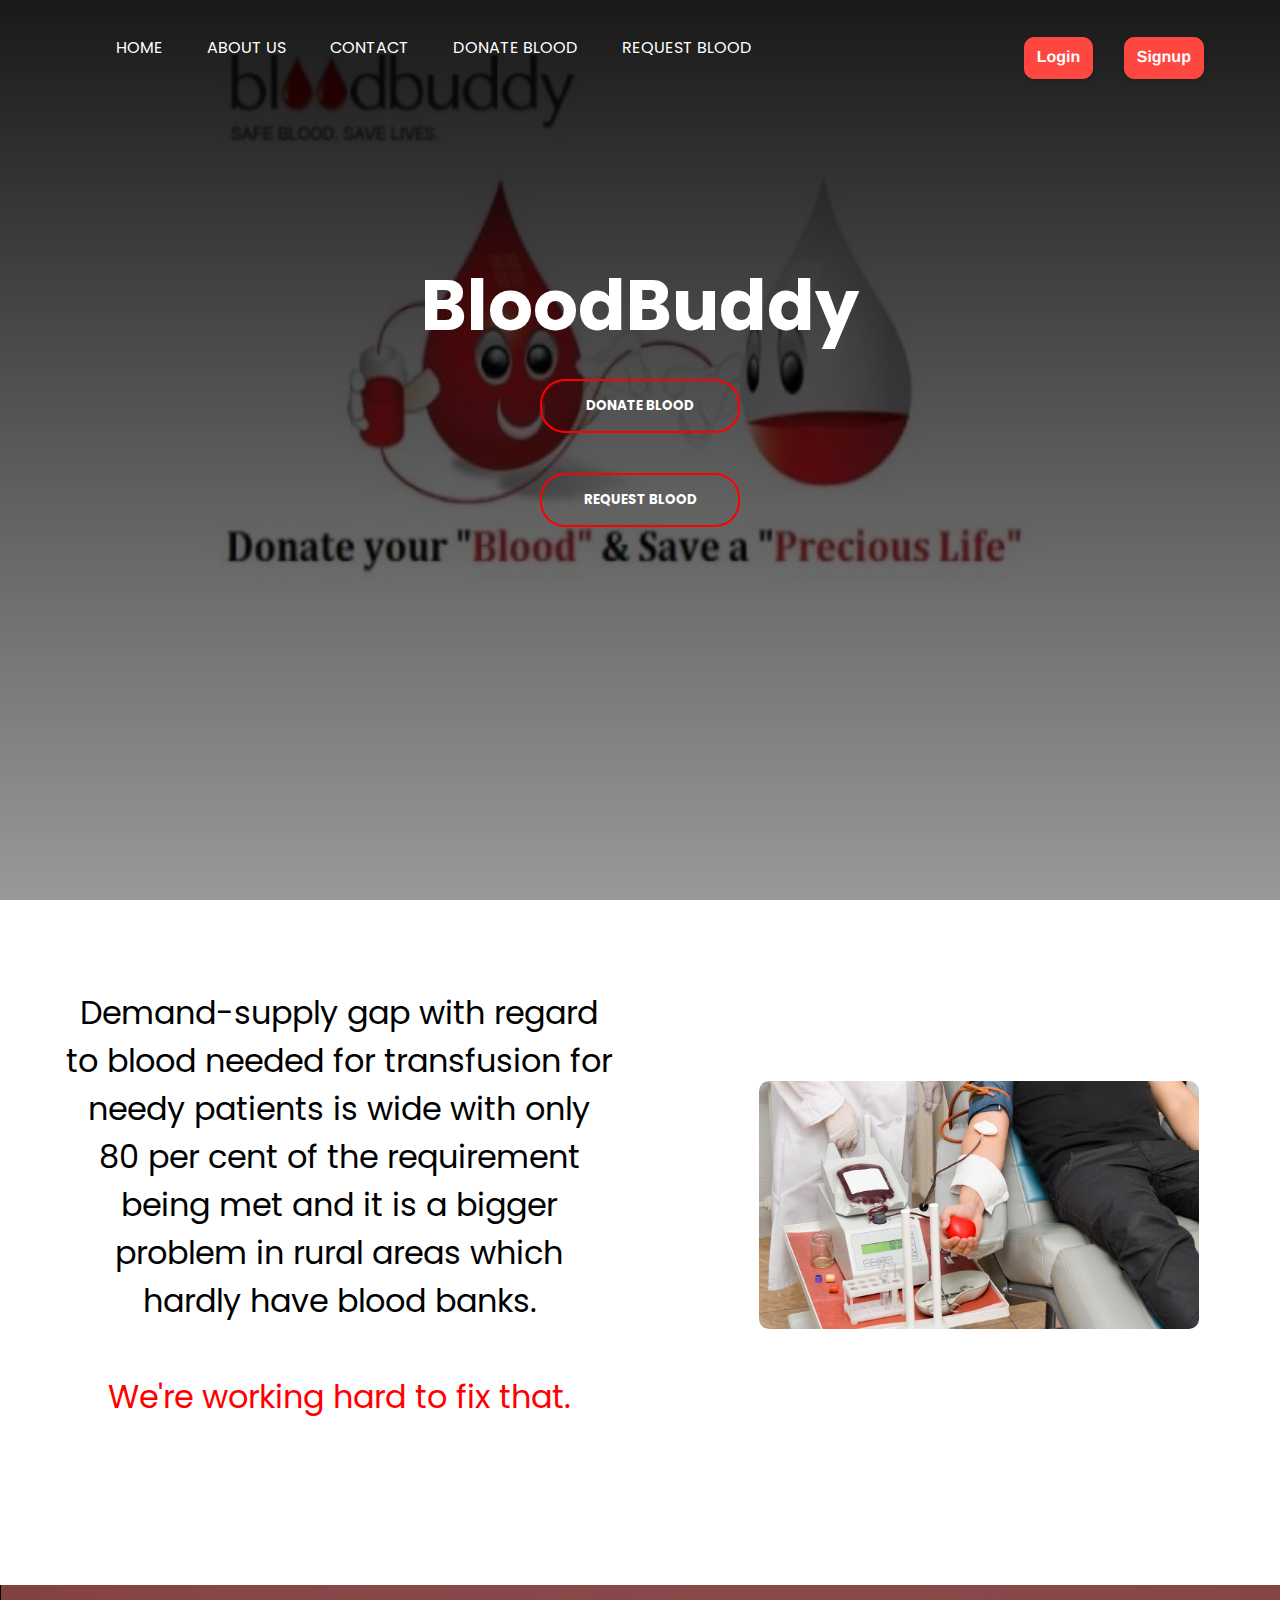
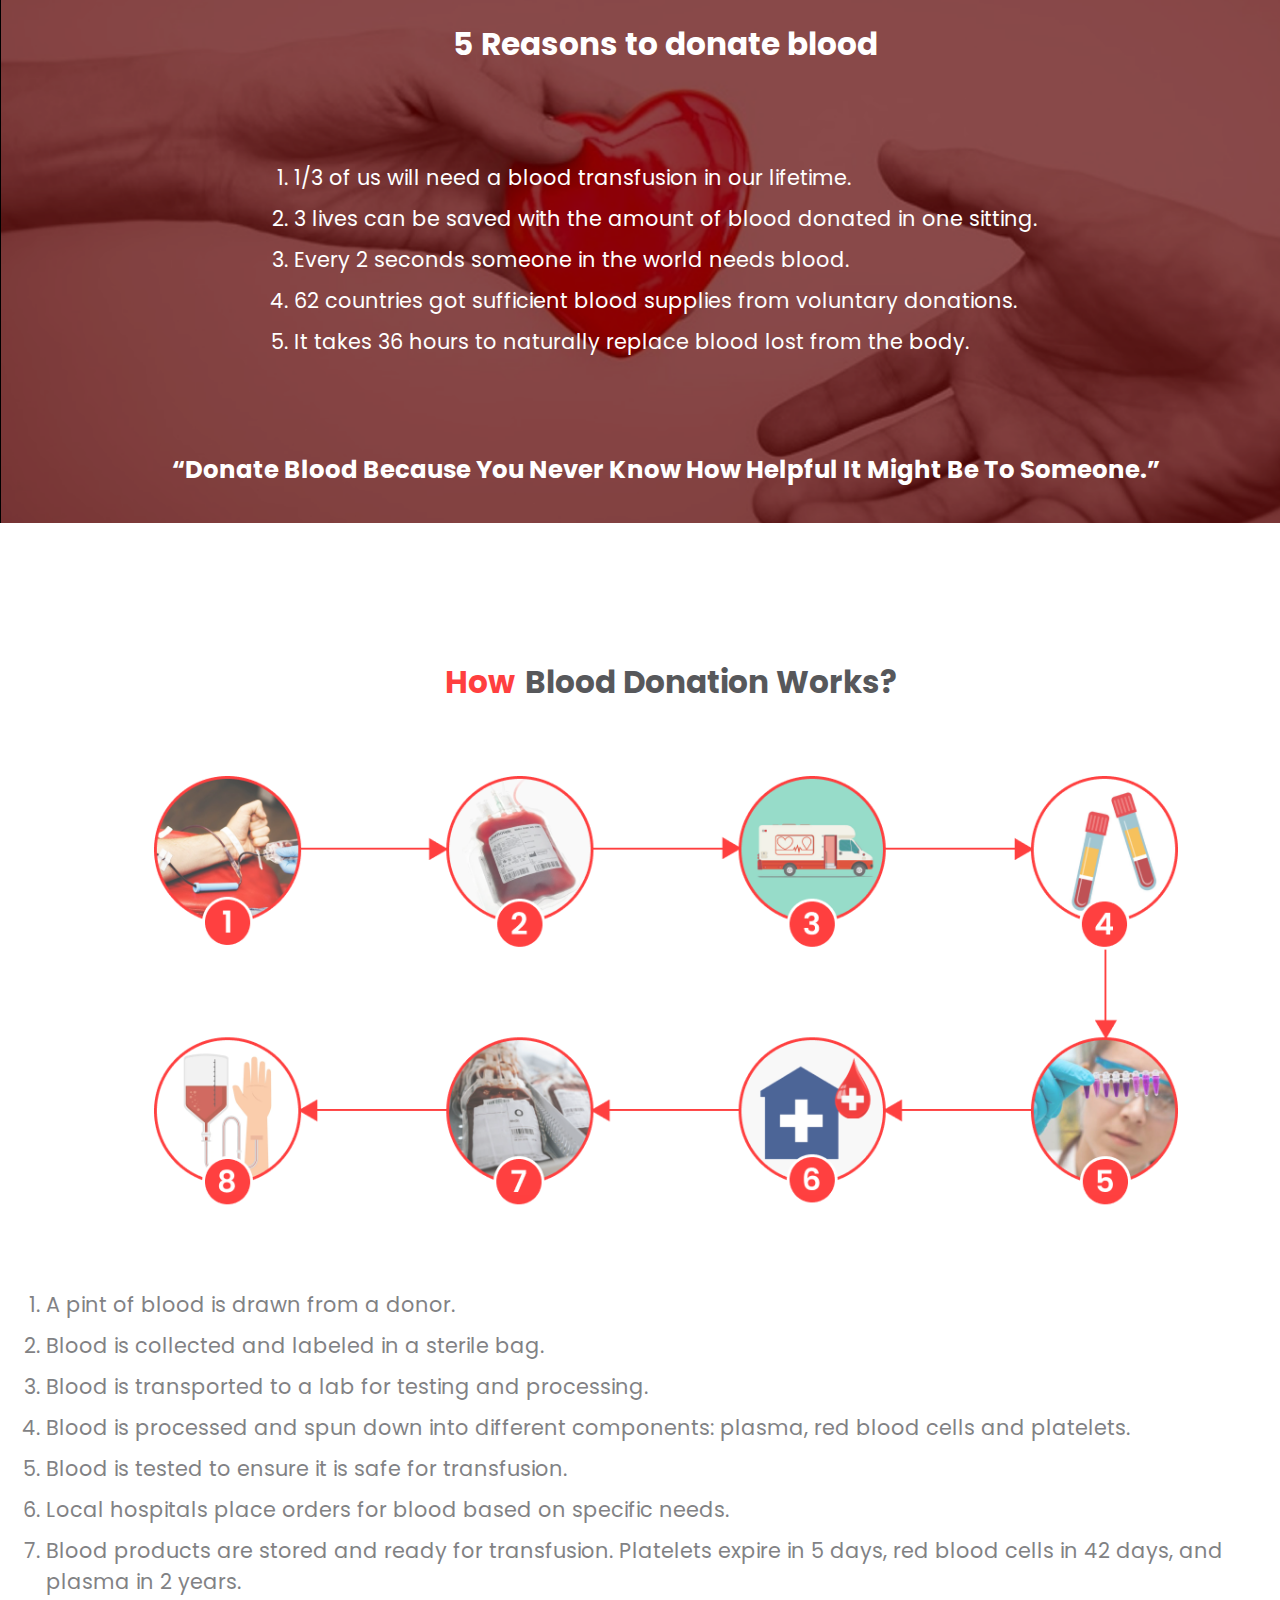
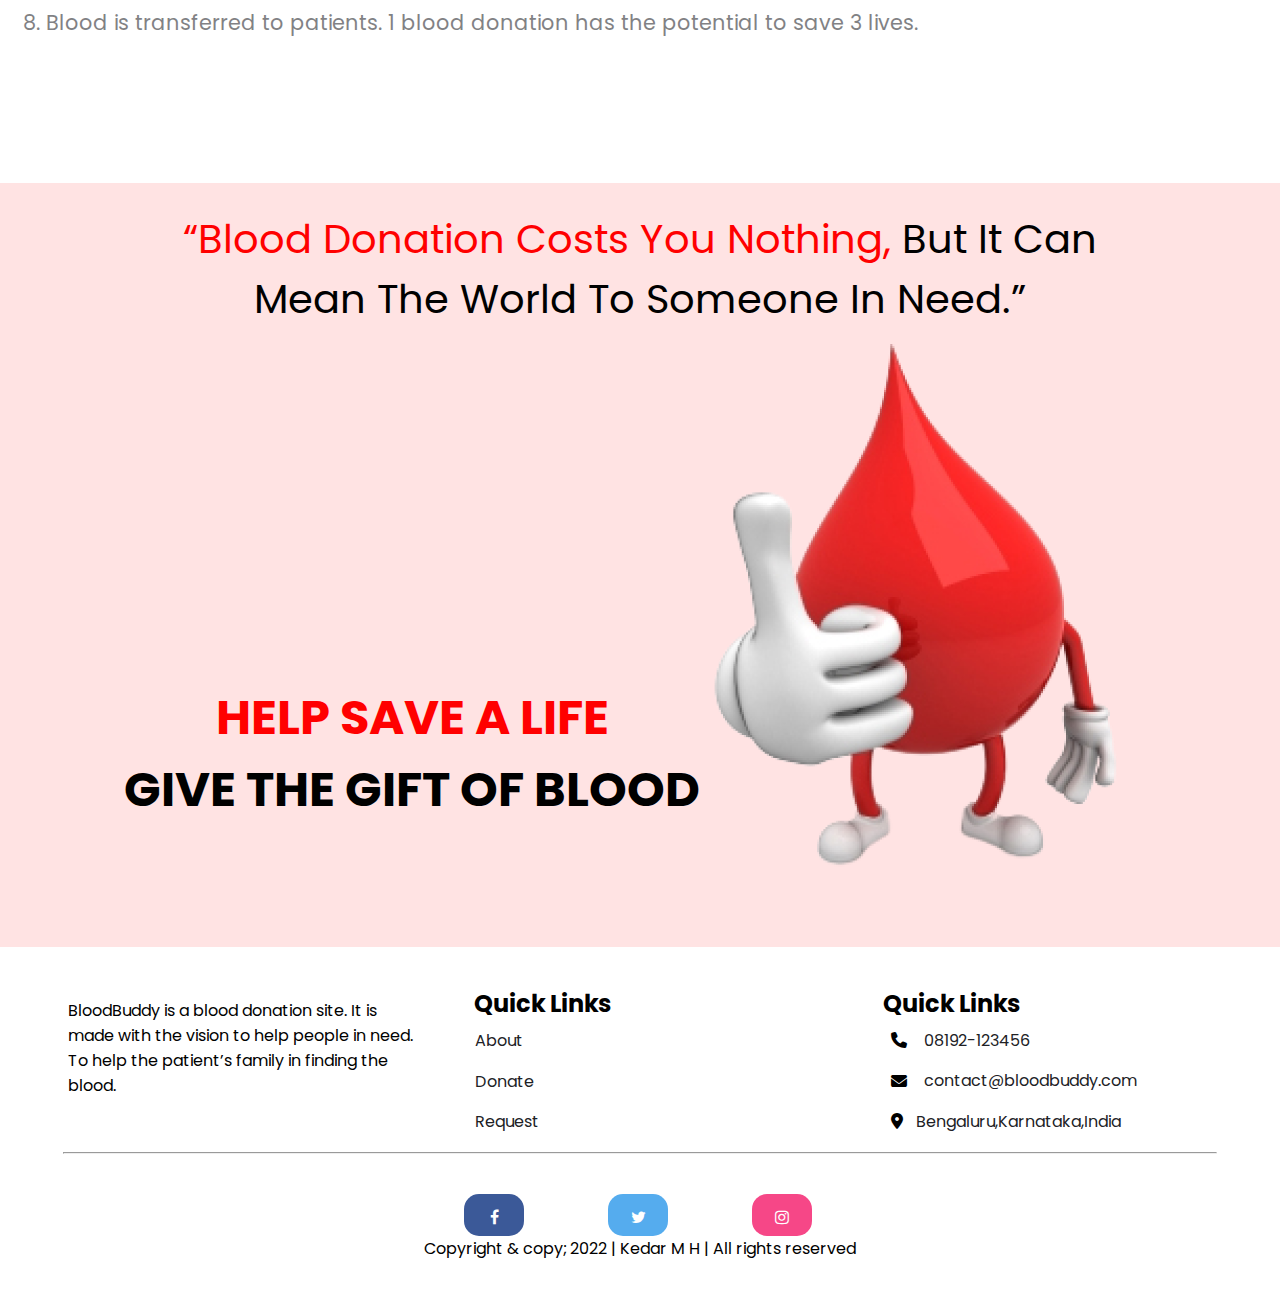
<file: index.html>
<!DOCTYPE html>
<html lang="en">
  <head>
    <meta charset="UTF-8" />
    <meta http-equiv="X-UA-Compatible" content="IE=edge" />
    <meta name="viewport" content="width=device-width, initial-scale=1.0" />
    <title>BloodBuddy</title>
    <link rel="stylesheet" href="./css/style.css" />
   

    <!-- Font Awesome CDN  -->
    <link
      rel="stylesheet"
      href="https://cdnjs.cloudflare.com/ajax/libs/font-awesome/6.2.0/css/all.min.css"
    />
    <link
      rel="stylesheet"
      href="https://cdnjs.cloudflare.com/ajax/libs/font-awesome/4.7.0/css/font-awesome.min.css"
    />
  </head>

  <body>
    <div class="banner">
      <div class="navbar">
        <ul>
          <li><a href="#">Home</a></li>
          <li><a href="html/about.html">About Us</a></li>
          <li><a href="html/contact.html">Contact</a></li>
          <li><a href="html/donate.html">Donate blood</a></li>
          <li><a href="html/request.html">Request blood</a></li>
        </ul>
        <div></div>
        <div></div>
        <div></div>
        <div></div>

        <!--  Login button  -->
        <a href="./html/login.html"
          ><button class="button-24" role="button">Login</button></a
        >
        <a href="./html/signup.html"
          ><button class="button-24" role="button">Signup</button></a
        >
      </div>

      <div class="content">
        <h1>BloodBuddy</h1>
        <!-- <p>
          “Blood Donation Is A Small Act Of Kindness That Does Great And Big
          Wonders.”
        </p> -->

        <div>
          <button
            type="button"
            onclick="location.href='html/donate.html'"
            value="click here"
          >
            <span></span><a href="html/donate.html">DONATE BLOOD</a>
          </button>

          <div class="space"></div>

          <button
            type="button"
            onclick="location.href='html/request.html'"
            value="click here"
          >
            <span></span><a href="html/request.html">REQUEST BLOOD</a>
          </button>
          <div class="space"></div>
        </div>
      </div>
    </div>
    <br />
    <div class="firstblock">
      <div class="text">
        <p>
          Demand-supply gap with regard to blood needed for transfusion for
          needy patients is wide with only 80 per cent of the requirement being
          met and it is a bigger problem in rural areas which hardly have blood
          banks.
        </p>
        <br />
        <p>
          <span>We're working hard to fix that.</span>
        </p>
      </div>

      <div class="img-container">
        <img src="./images/donate.jpg" class="donate" />
      </div>
    </div>

    <div class="reasons-to-donate">
      <h2>5 Reasons to donate blood</h2>
      <ol>
        <li>1/3 of us will need a blood transfusion in our lifetime.</li>
        <li>
          3 lives can be saved with the amount of blood donated in one sitting.
        </li>
        <li>Every 2 seconds someone in the world needs blood.</li>
        <li>
          62 countries got sufficient blood supplies from voluntary donations.
        </li>
        <li>
          It takes 36 hours to naturally replace blood lost from the body.
        </li>
      </ol>
      <h3>
        “Donate Blood Because You Never Know How Helpful It Might Be To
        Someone.”
      </h3>
    </div>

    <div class="donated-blood">
      <h2><span>How</span>Blood Donation Works?</h2>
      <img src="./images/home02.png" alt="" />
      <ol>
        <li>A pint of blood is drawn from a donor.</li>
        <li>Blood is collected and labeled in a sterile bag.</li>
        <li>Blood is transported to a lab for testing and processing.</li>
        <li>
          Blood is processed and spun down into different components: plasma,
          red blood cells and platelets.
        </li>
        <li>Blood is tested to ensure it is safe for transfusion.</li>
        <li>Local hospitals place orders for blood based on specific needs.</li>
        <li>
          Blood products are stored and ready for transfusion. Platelets expire
          in 5 days, red blood cells in 42 days, and plasma in 2 years.
        </li>
        <li>
          Blood is transferred to patients. 1 blood donation has the potential
          to save 3 lives.
        </li>
      </ol>
    </div>

    <!-- Footer section -->
    <footer>
      <div class="data">
        <div class="slogan">
          <span>“Blood Donation Costs You Nothing,</span> But It Can Mean The
          World To Someone In Need.”
        </div>
        <div class="row">
          <div class="left">
            <h2><span>HELP SAVE A LIFE</span></h2>
            <h2>GIVE THE GIFT OF BLOOD</h2>

            <div class="empty-space"><br /><br /></div>
          </div>
          <div class="right">
            <img src="./images/blood.png" alt="" />
          </div>
        </div>
      </div>
      <div class="details">
        <div class="left">
          <br />
          <p>
            BloodBuddy is a blood donation site. It is made with the vision to
            help people in need. To help the patient’s family in finding the
            blood.
          </p>
        </div>
        <div class="middle">
          <h2>Quick Links</h2>
          <a href="about.html">About</a>
          <a href="donate.html">Donate</a>
          <a href="request.html">Request</a>
        </div>

        <div class="right">
          <h2>Quick Links</h2>

          <div class="phone">
            <i class="fa-solid fa-phone"></i> &nbsp;
            <a href="tel:08192-275123">08192-123456</a>
          </div>
          <div class="email">
            <i class="fa-solid fa-envelope"></i> &nbsp;
            <a href="mailto:contact@bloodbuddy.com">contact@bloodbuddy.com </a>
          </div>
          <div class="location">
            <i class="fa-solid fa-location-dot"></i> &nbsp;<a
              href="https://goo.gl/maps/pZhPUS9JcXmoAa9i8"
              target="_blank"
              rel="noopener noreferrer"
              >Bengaluru,Karnataka,India
            </a>
          </div>
        </div>
      </div>
      <hr style="width: 90%; margin: 10px" />
      <div class="copyright" style="margin: 30px">
        <!-- Add font awesome icons -->
        <div>
          <a href="https://www.facebook.com/" class="fa fa-facebook"></a>
          <a href="https://twitter.com/" class="fa fa-twitter"></a>
          <a href="https://www.instagram.com/" class="fa fa-instagram"></a>
        </div>
        <p>Copyright & copy; 2022 | Kedar M H | All rights reserved</p>
      </div>
    </footer>
  </body>
</html>
</file>
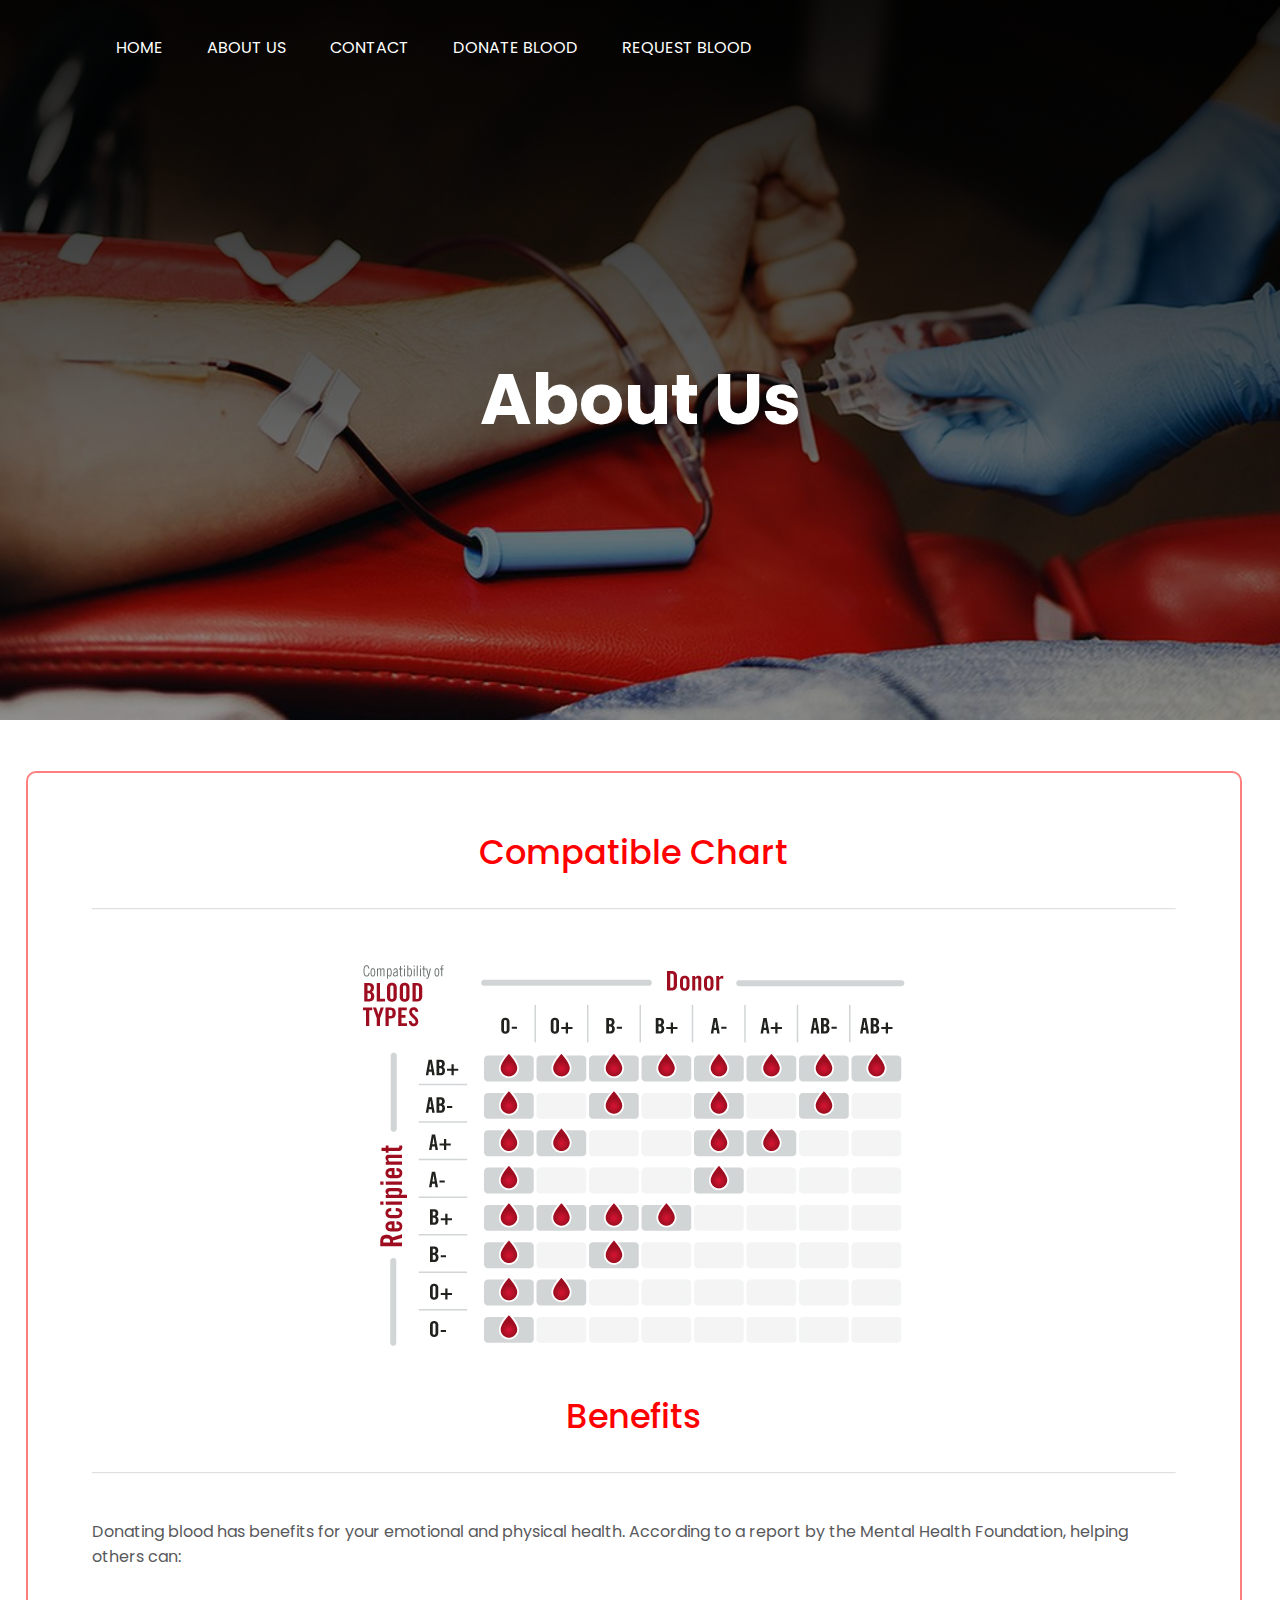
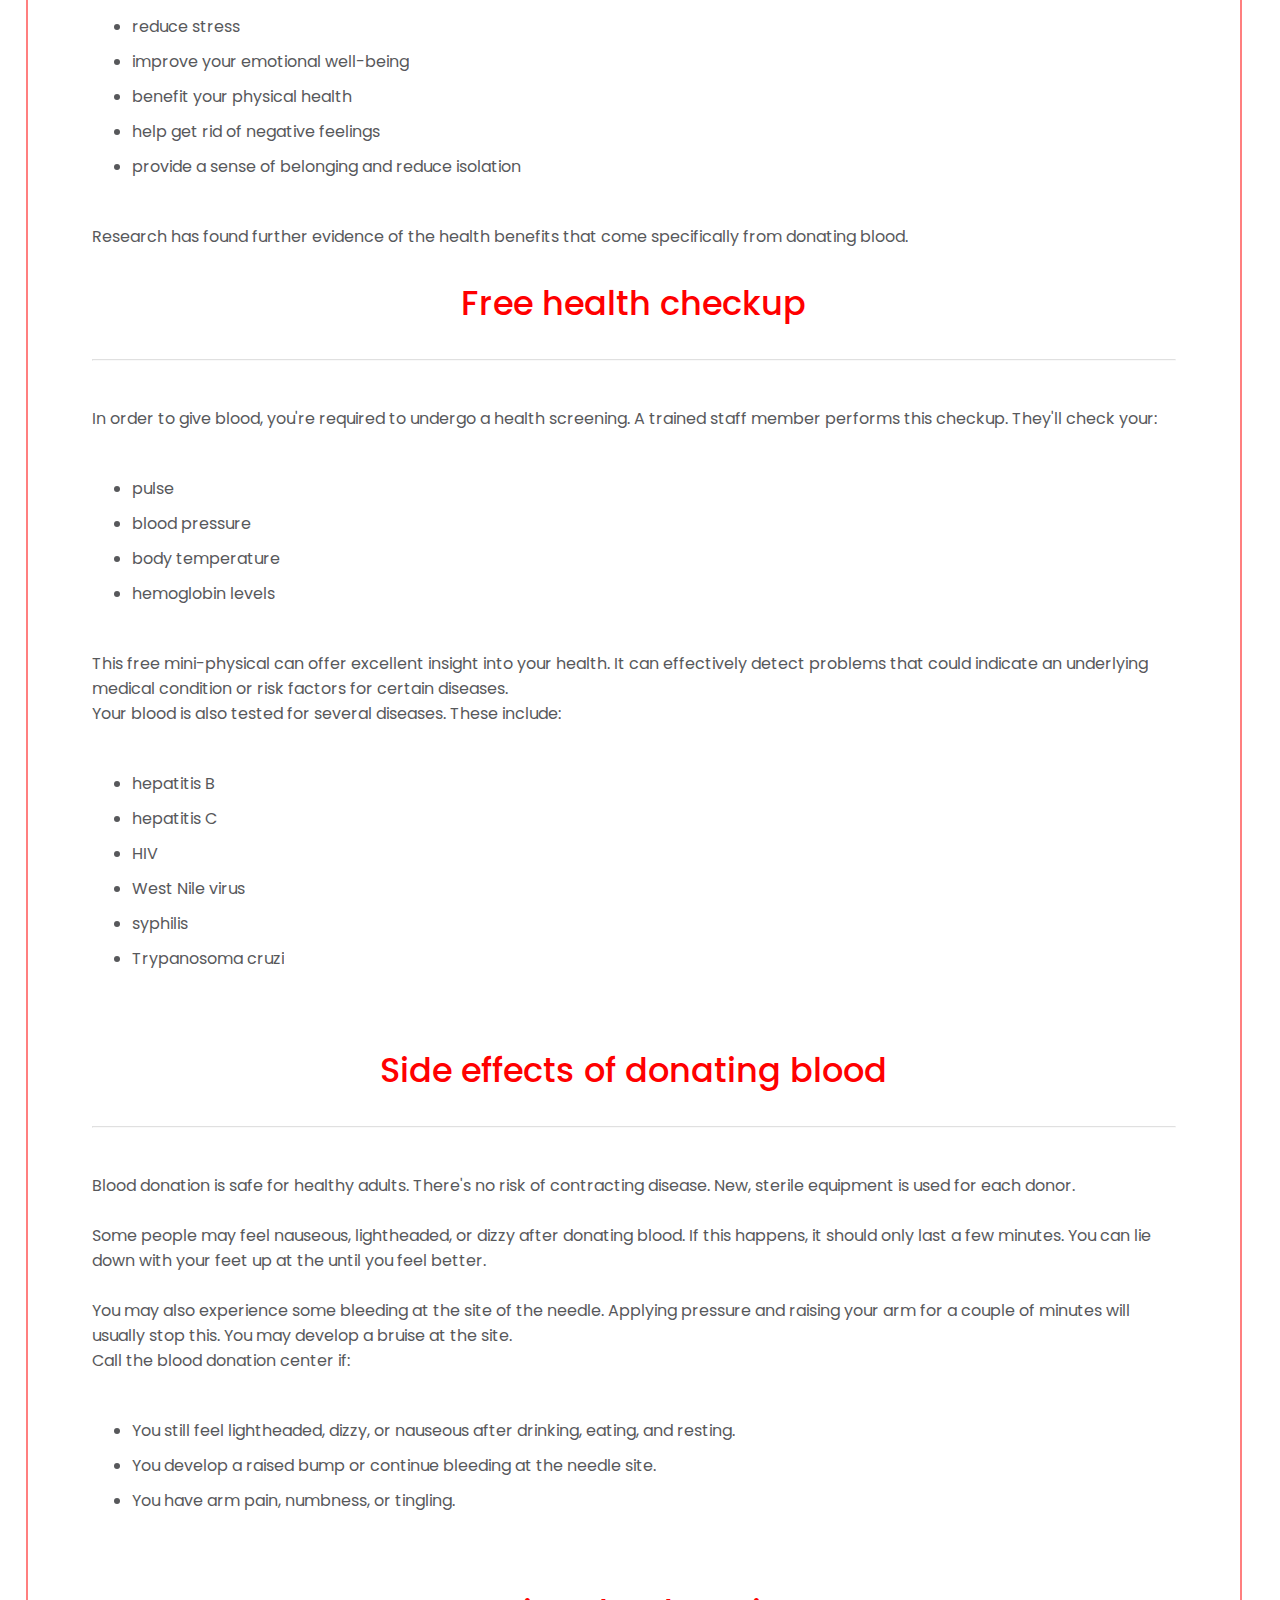
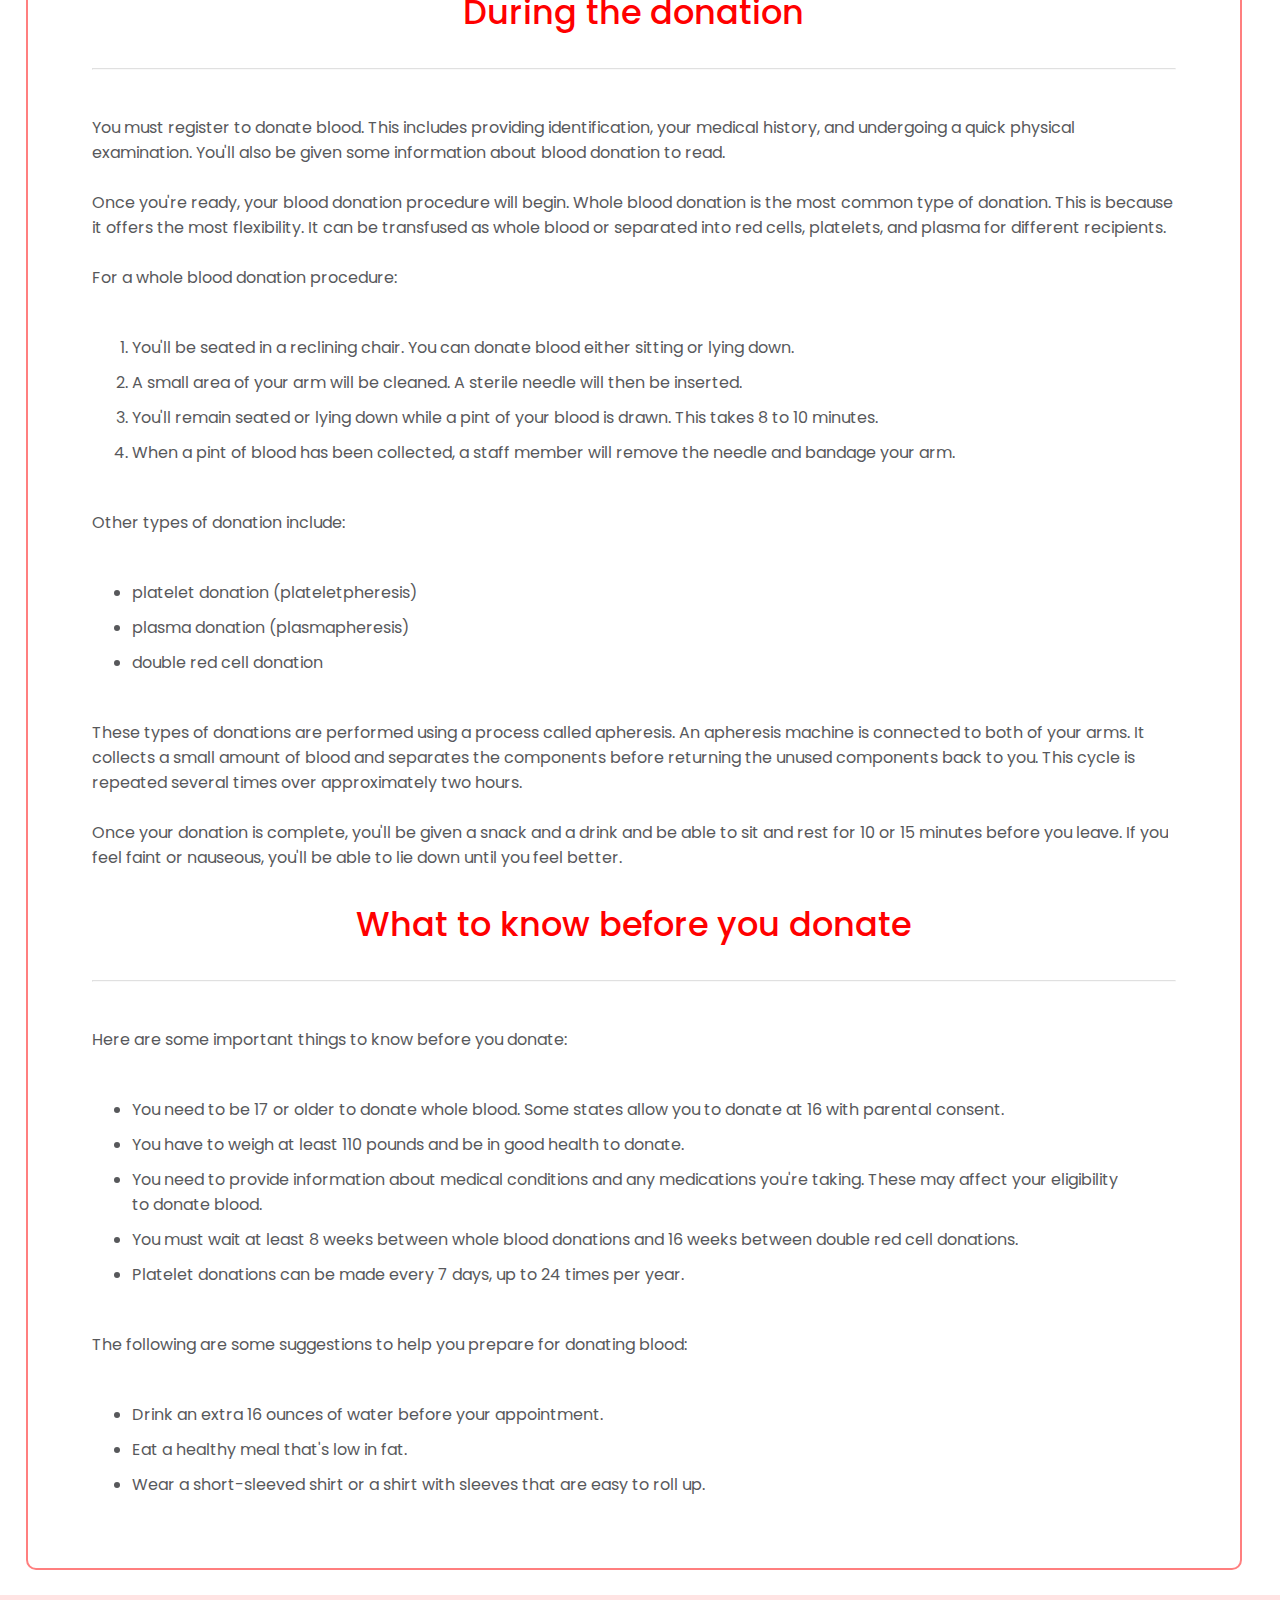
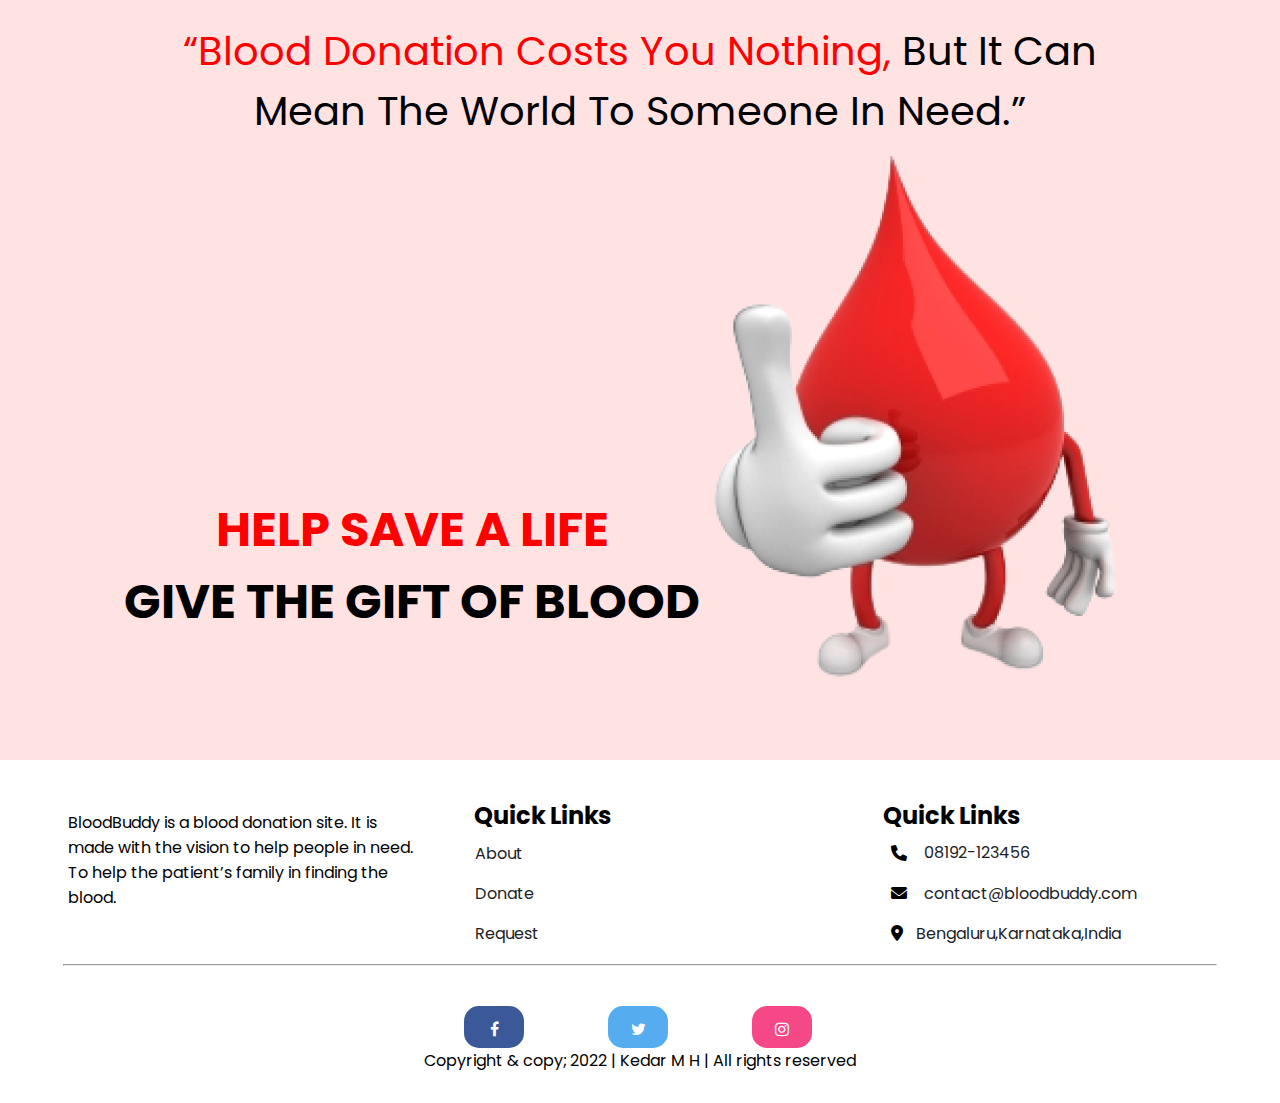
<file: html/about.html>
<!DOCTYPE html>
<html lang="en">

    <head>
        <meta charset="UTF-8" />
        <meta http-equiv="X-UA-Compatible" content="IE=edge" />
        <meta name="viewport" content="width=device-width, initial-scale=1.0" />
        <title>BloodBuddy</title>
        <link rel="stylesheet" href="../css/style.css">
        <!-- Font Awesome CDN  -->
        <link rel="stylesheet" href="https://cdnjs.cloudflare.com/ajax/libs/font-awesome/6.0.0/css/all.min.css"/>
        <link rel="stylesheet" href="https://cdnjs.cloudflare.com/ajax/libs/font-awesome/4.7.0/css/font-awesome.min.css"/>
    

 
    </head>

<body>
    <div class="banner" id="about-banner">
        <div class="navbar">
            <ul>
                <li><a href="./../index.html">Home</a></li>
                <li><a href="about.html">About Us</a></li>
                <li><a href="contact.html">Contact</a></li>
                <li><a href="donate.html">Donate blood</a></li>
                <li><a href="request.html">Request blood</a></li>
            </ul>
        </div>

        <div class="content" style="top: 40%;">
            <h1>About Us</h1>
        </div>
    </div>
    <br>
    <div class="container" id="about-container">

        <h2 class="title">Compatible Chart</h2>
        <hr />
        <div class="compatibility-chart">
            <img src="./../images/chart.jpg" class="image" />
        </div>


        <h2 class="title">Benefits</h2>
        <hr />
        <p>
            Donating blood has benefits for your emotional and physical health.
            According to a report by the Mental Health Foundation, helping others
            can:
        </p>
        <ul>
            <li>reduce stress</li>
            <li>improve your emotional well-being</li>
            <li>benefit your physical health</li>
            <li>help get rid of negative feelings</li>
            <li>provide a sense of belonging and reduce isolation</li>
        </ul>
        <p>
            Research has found further evidence of the health benefits that come
            specifically from donating blood.
        </p>

        <h2 class="title">Free health checkup</h2>
        <hr />
        <p>
            In order to give blood, you're required to undergo a health screening.
            A trained staff member performs this checkup. They'll check your:
        </p>
        <ul>
            <li>pulse</li>
            <li>blood pressure</li>
            <li>body temperature</li>
            <li>hemoglobin levels</li>
        </ul>
        <p>
            This free mini-physical can offer excellent insight into your health.
            It can effectively detect problems that could indicate an underlying
            medical condition or risk factors for certain diseases.
        </p>

        <p>Your blood is also tested for several diseases. These include:</p>
        <ul>
            <li>hepatitis B</li>
            <li>hepatitis C</li>
            <li>HIV</li>
            <li>West Nile virus</li>
            <li>syphilis</li>
            <li>Trypanosoma cruzi</li>
        </ul>
        <h2 class="title">Side effects of donating blood</h2>
        <hr />
        <p>
            Blood donation is safe for healthy adults. There's no risk of
            contracting disease. New, sterile equipment is used for each donor.
            <br /><br />
            Some people may feel nauseous, lightheaded, or dizzy after donating
            blood. If this happens, it should only last a few minutes. You can lie
            down with your feet up at the until you feel better.
            <br /><br />
            You may also experience some bleeding at the site of the needle.
            Applying pressure and raising your arm for a couple of minutes will
            usually stop this. You may develop a bruise at the site.
            <br />
            Call the blood donation center if:
        </p>
        <ul>
            <li>
                You still feel lightheaded, dizzy, or nauseous after drinking,
                eating, and resting.
            </li>
            <li>
                You develop a raised bump or continue bleeding at the needle site.
            </li>
            <li>You have arm pain, numbness, or tingling.</li>
        </ul>

        <h2 class="title">During the donation</h2>
        <hr />
        <p>
            You must register to donate blood. This includes providing
            identification, your medical history, and undergoing a quick physical
            examination. You'll also be given some information about blood
            donation to read. <br /><br />
            Once you're ready, your blood donation procedure will begin. Whole
            blood donation is the most common type of donation. This is because it
            offers the most flexibility. It can be transfused as whole blood or
            separated into red cells, platelets, and plasma for different
            recipients.
            <br /><br />
            For a whole blood donation procedure:
        </p>
        <ol>
            <li>
                You'll be seated in a reclining chair. You can donate blood either
                sitting or lying down.
            </li>
            <li>
                A small area of your arm will be cleaned. A sterile needle will then
                be inserted.
            </li>
            <li>
                You'll remain seated or lying down while a pint of your blood is
                drawn. This takes 8 to 10 minutes.
            </li>
            <li>
                When a pint of blood has been collected, a staff member will remove
                the needle and bandage your arm.
            </li>
        </ol>
        <p>
            Other types of donation include:
            <br />
        </p>

        <ul>
            <li>platelet donation (plateletpheresis)</li>
            <li>plasma donation (plasmapheresis)</li>
            <li>double red cell donation</li>
        </ul>
        <p>
            These types of donations are performed using a process called
            apheresis. An apheresis machine is connected to both of your arms. It
            collects a small amount of blood and separates the components before
            returning the unused components back to you. This cycle is repeated
            several times over approximately two hours. <br /><br />
            Once your donation is complete, you'll be given a snack and a drink
            and be able to sit and rest for 10 or 15 minutes before you leave. If
            you feel faint or nauseous, you'll be able to lie down until you feel
            better.
        </p>

        <h2 class="title">What to know before you donate</h2>
        <hr />
        <p>Here are some important things to know before you donate:</p>
        <ul>
            <li>
                You need to be 17 or older to donate whole blood. Some states allow
                you to donate at 16 with parental consent.
            </li>
            <li>
                You have to weigh at least 110 pounds and be in good health to
                donate.
            </li>
            <li>
                You need to provide information about medical conditions and any
                medications you're taking. These may affect your eligibility to
                donate blood.
            </li>
            <li>
                You must wait at least 8 weeks between whole blood donations and 16
                weeks between double red cell donations.
            </li>
            <li>
                Platelet donations can be made every 7 days, up to 24 times per
                year.
            </li>
        </ul>
        <p>
            The following are some suggestions to help you prepare for donating
            blood:
        </p>
        <ul>
            <li>Drink an extra 16 ounces of water before your appointment.</li>
            <li>Eat a healthy meal that's low in fat.</li>
            <li>
                Wear a short-sleeved shirt or a shirt with sleeves that are easy to
                roll up.
            </li>
        </ul>

    </div>

  <!-- Footer section -->
  <footer>
    <div class="data">
      <div class="slogan">
        <span>“Blood Donation Costs You Nothing,</span> But It Can Mean The
        World To Someone In Need.”
      </div>
      <div class="row">
        <div class="left">
          <h2><span>HELP SAVE A LIFE</span></h2>
          <h2>GIVE THE GIFT OF BLOOD</h2>

          <div class="empty-space"><br /><br /></div>
        </div>
        <div class="right">
          <img src="../images/blood.png" alt="" />
        </div>
      </div>
    </div>
    <div class="details">
      <div class="left">
        <br>
        <p>
          BloodBuddy is a blood donation site. It is made with the vision to help people in need. To help the patient’s family in finding the blood.
        </p>
      </div>
      <div class="middle">
        <h2>Quick Links</h2>
        <a href="about.html">About</a>
        <a href="donate.html">Donate</a>
        <a href="request.html">Request</a>
      </div>

      <div class="right">
        <h2>Quick Links</h2>

        <div class="phone">
          <i class="fa-solid fa-phone"></i> &nbsp; <a href="tel:08192-275123">08192-123456</a>
        </div>
        <div class="email">
          <i class="fa-solid fa-envelope"></i> &nbsp; <a href="mailto:contact@bloodbuddy.com">contact@bloodbuddy.com </a>
        </div>
        <div class="location">
          <i class="fa-solid fa-location-dot"></i> &nbsp;<a href="https://goo.gl/maps/pZhPUS9JcXmoAa9i8" target="_blank" rel="noopener noreferrer">Bengaluru,Karnataka,India </a>
        </div>
      </div>
    </div>
    <hr style="width: 90%; margin: 10px" />
    <div class="copyright" style="margin: 30px">
         <!-- Add font awesome icons -->
        <div >
            <a href="https://www.facebook.com/" class="fa fa-facebook"></a>
            <a href="https://twitter.com/" class="fa fa-twitter"></a>
            <a href="https://www.instagram.com/" class="fa fa-instagram"></a>
        </div>
      <p>Copyright & copy; 2022 | Kedar M H | All rights reserved</p>
    </div>
  </footer>

</body>
</file>
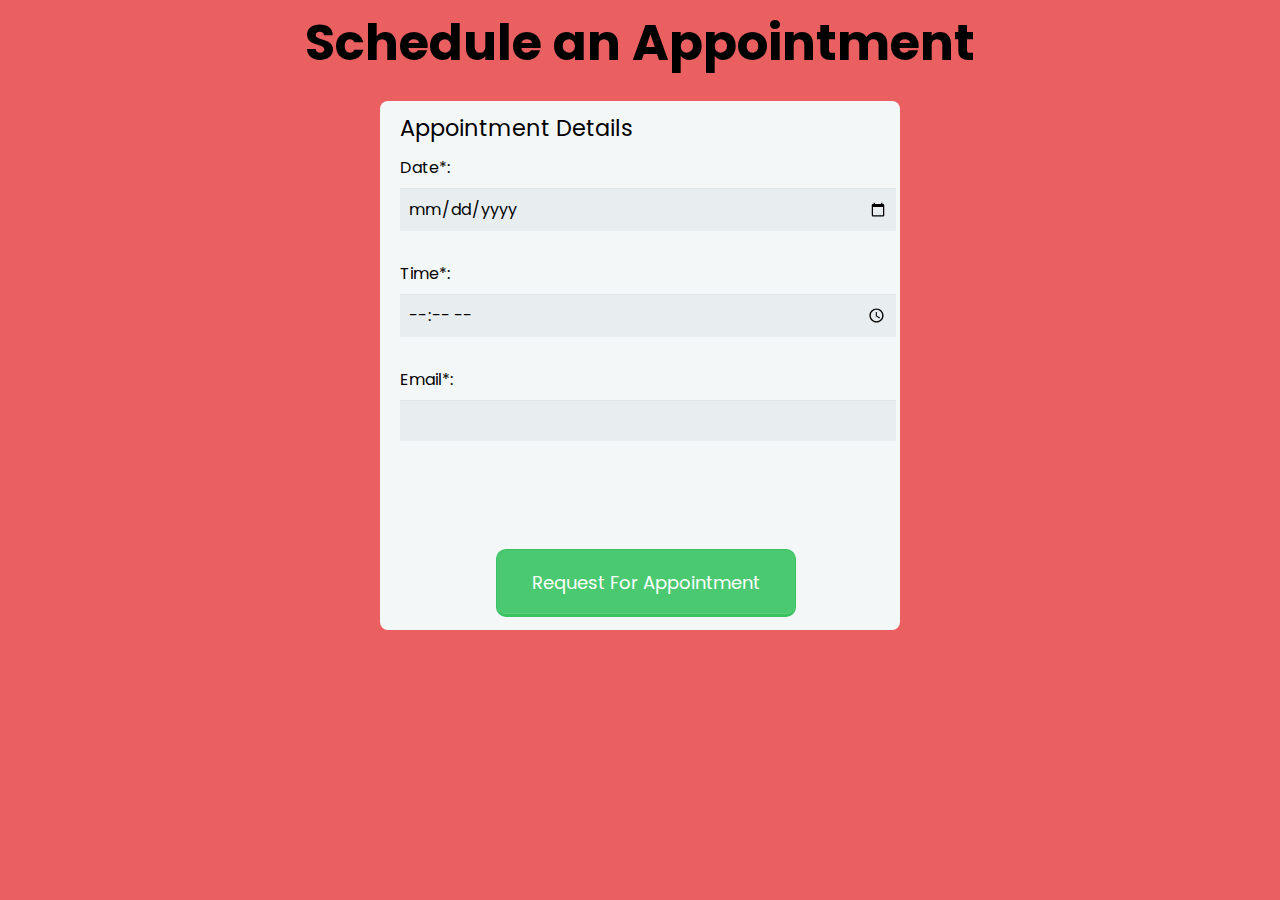
<file: html/appointment.html>
<!DOCTYPE html>
<html lang="en">

<head>
        <meta charset="UTF-8">
        <meta http-equiv="X-UA-Compatible" content="IE=edge">
        <meta name="viewport" content="width=device-width, initial-scale=1.0">
        <script type="text/javascript" src="https://github.com/rubyeffect/easy_fill/tree/master/lib/easy_fill-0.0.1.min.js"></script>
        <title>BloodBuddy.com</title>
        <link rel="stylesheet" href="../css/appointment.css">
        <link rel="stylesheet" href="../css/style.css">
   
         <!-- Font Awesome CDN  -->
        <link rel="stylesheet" href="https://cdnjs.cloudflare.com/ajax/libs/font-awesome/6.0.0/css/all.min.css">
        <link rel="stylesheet" href="https://cdnjs.cloudflare.com/ajax/libs/font-awesome/4.7.0/css/font-awesome.min.css"/>

</head>

<body>
    <div id="container">
       <div id="body_header">
         <h1>Schedule an Appointment</h1>
       </div>
        <form action = "../index.html"  method="post">
  
            <fieldset>
            <legend>Appointment Details</legend>
            
            <label for="date">Date*:</label>
            <input type="date" name="date" id="date" value="" required></input>
            <br>
            <label for="time">Time*:</label>
            <input type="time" name="time" id="time" value="" required></input>
            <br>
            <label for="email">Email*:</label>
            <input type="email" name="email" id="donoremail" value="" required></input>
            <br>
            </fieldset>
            <button type="submit" onclick="sendAppointmentEmail()">Request For Appointment</button>
        </form>  
           
    </div>
    <br><br>
      
    <script src="https://smtpjs.com/v3/smtp.js"></script>

    <script src="../appointment.js"></script>



  </body>

</html>
</file>
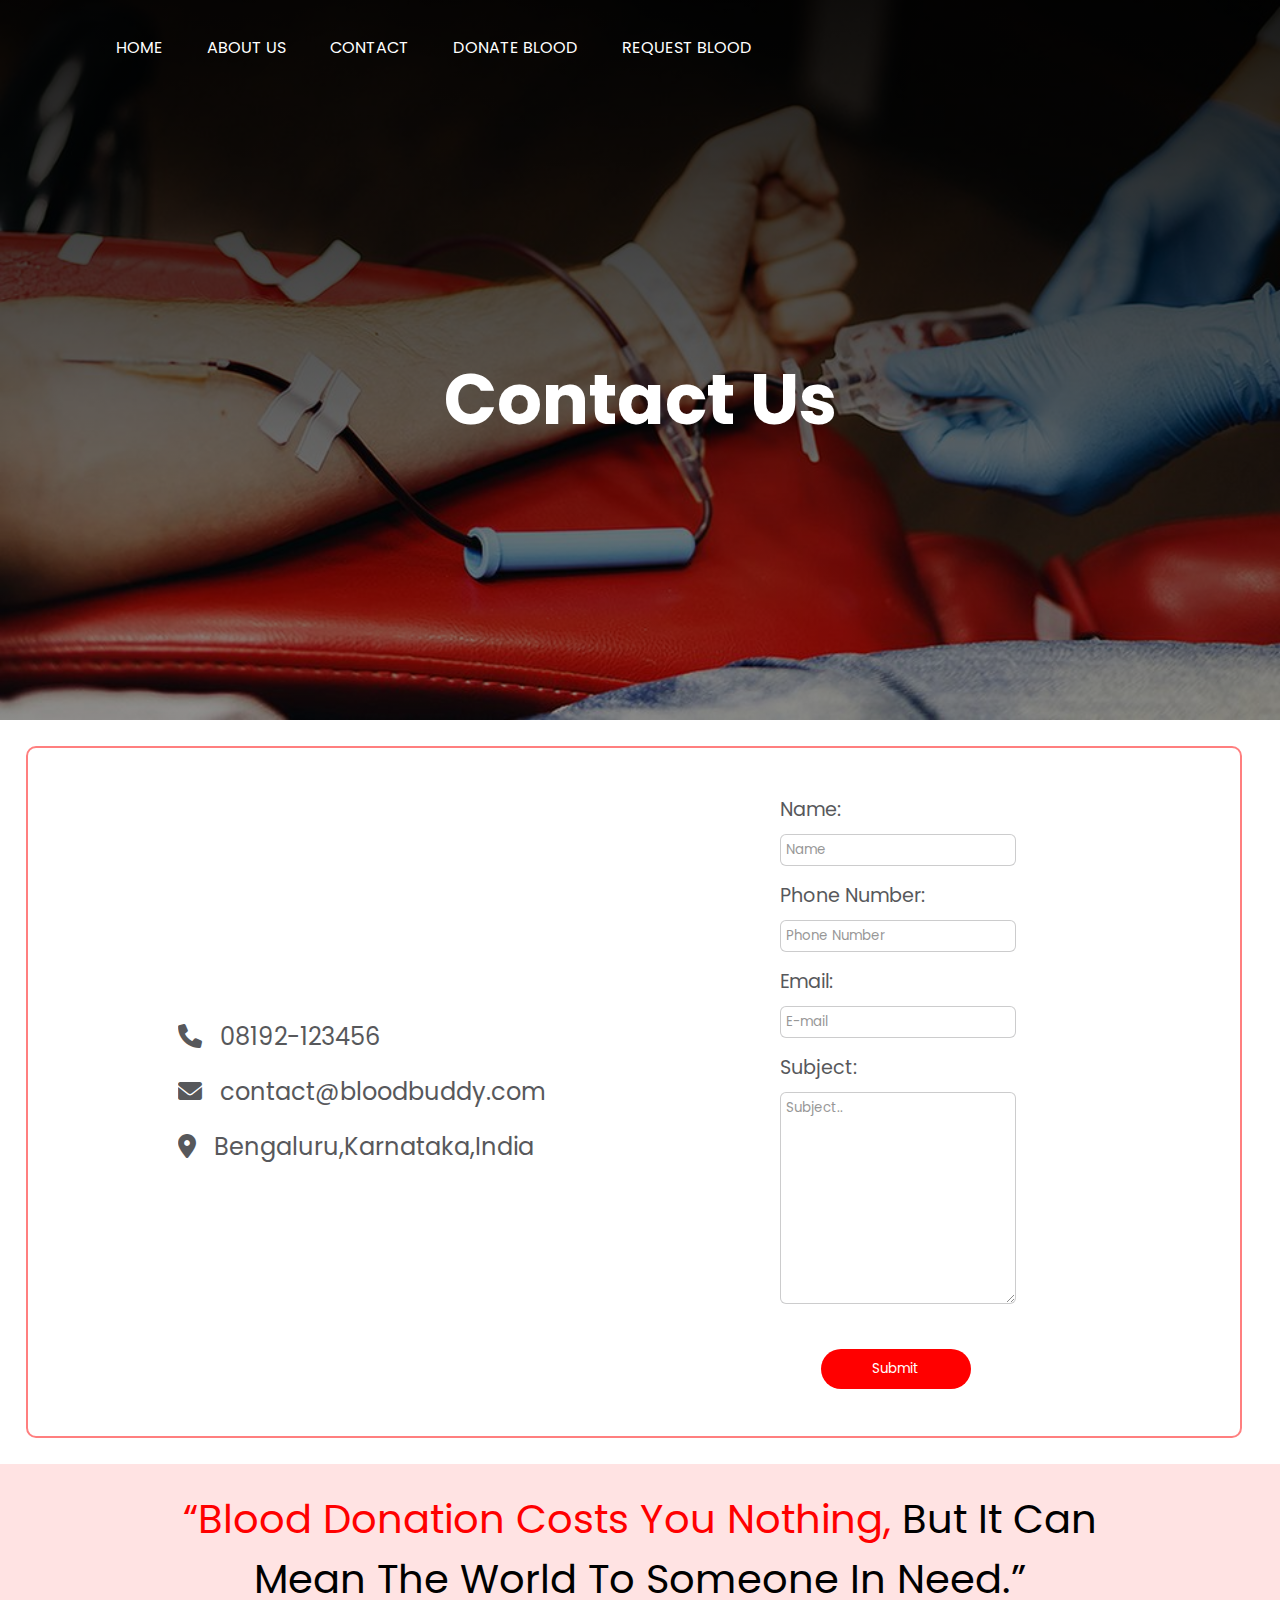
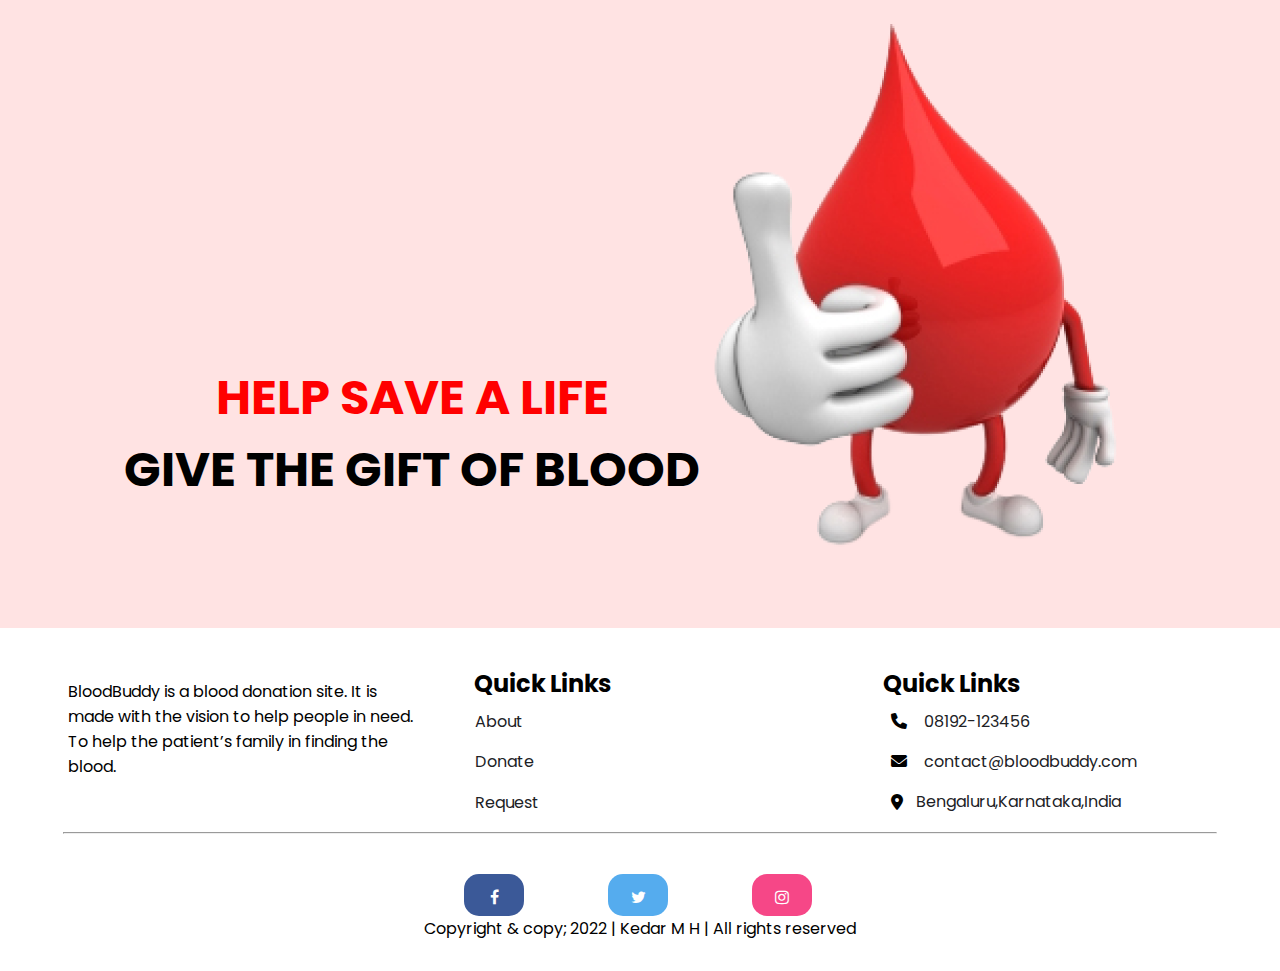
<file: html/contact.html>
<!DOCTYPE html>
<html lang="en">

<head>
        <meta charset="UTF-8">
        <meta http-equiv="X-UA-Compatible" content="IE=edge">
        <meta name="viewport" content="width=device-width, initial-scale=1.0">
        <title>BloodBuddy</title>
        <link rel="stylesheet" href="../css/style.css">
         <!-- Font Awesome CDN  -->
        <link rel="stylesheet" href="https://cdnjs.cloudflare.com/ajax/libs/font-awesome/6.0.0/css/all.min.css">
        <link rel="stylesheet" href="https://cdnjs.cloudflare.com/ajax/libs/font-awesome/4.7.0/css/font-awesome.min.css"/>

</head>

<body>
    <div class="banner" id="contact-banner">
        <div class="navbar">
            <ul>
                <li><a href="./../index.html">Home</a></li>
                <li><a href="about.html">About Us</a></li>
                <li><a href="contact.html">Contact</a></li>
                <li><a href="donate.html">Donate blood</a></li>
                <li><a href="request.html">Request blood</a></li>
            </ul>
        </div>


        <!-- Contact form -->
        <div class="content" >
            <h1>Contact Us</h1>
        </div>
    </div>
    <div class="contact-us-content">
        <div class="left-items">
            <div class="details">
                <div class="phone">
                    <i class="fa-solid fa-phone"></i> &nbsp; <a href="tel:08192-275123">08192-123456</a>
                </div>
                <div class="email">
                    <i class="fa-solid fa-envelope"></i> &nbsp; 
                    <a href="mailto:contact@bloodbuddy.com">contact@bloodbuddy.com </a>
                </div>
                <div class="location">
                    <i class="fa-solid fa-location-dot"></i> &nbsp; <a href="https://goo.gl/maps/pZhPUS9JcXmoAa9i8"
                        target="_blank" rel="noopener noreferrer">Bengaluru,Karnataka,India</a>
                </div>
            </div>
        </div>
        <div class="right-items">
            <form action="">
                <label for="name">Name:</label>
                <input type="text" id="name" name="name" autocomplete="name" required placeholder="Name">
                <label for="phone">Phone Number:</label>
                <input type="tel" id="phone" name="phone" autocomplete="mobile" required placeholder="Phone Number">
                <label for="email">Email:</label>
                <input type="email" id="email" name="email" autocomplete="email" required placeholder="E-mail">
                <label for="subject">Subject:</label>
                <textarea name="subject" id="subject" cols="30" rows="10" required placeholder="Subject.."></textarea>
                <button type="submit">Submit</button>
            </form>
        </div>
    </div>
    
     <!-- Footer section -->
  <footer>
    <div class="data">
      <div class="slogan">
        <span>“Blood Donation Costs You Nothing,</span> But It Can Mean The
        World To Someone In Need.”
      </div>
      <div class="row">
        <div class="left">
          <h2><span>HELP SAVE A LIFE</span></h2>
          <h2>GIVE THE GIFT OF BLOOD</h2>

          <div class="empty-space"><br /><br /></div>
        </div>
        <div class="right">
          <img src="../images/blood.png" alt="" />
        </div>
      </div>
    </div>
    <div class="details">
      <div class="left">
        <br>
        <p>
          BloodBuddy is a blood donation site. It is made with the vision to help people in need. To help the patient’s family in finding the blood.
        </p>
      </div>
      <div class="middle">
        <h2>Quick Links</h2>
        <a href="about.html">About</a>
        <a href="donate.html">Donate</a>
        <a href="request.html">Request</a>
      </div>

      <div class="right">
        <h2>Quick Links</h2>

        <div class="phone">
          <i class="fa-solid fa-phone"></i> &nbsp; <a href="tel:08192-275123">08192-123456</a>
        </div>
        <div class="email">
          <i class="fa-solid fa-envelope"></i> &nbsp; <a href="mailto:contact@bloodbuddy.com">contact@bloodbuddy.com </a>
        </div>
        <div class="location">
          <i class="fa-solid fa-location-dot"></i> &nbsp;<a href="https://goo.gl/maps/pZhPUS9JcXmoAa9i8" target="_blank" rel="noopener noreferrer">Bengaluru,Karnataka,India </a>
        </div>
      </div>
    </div>
    <hr style="width: 90%; margin: 10px" />
    <div class="copyright" style="margin: 30px">
         <!-- Add font awesome icons -->
        <div >
            <a href="https://www.facebook.com/" class="fa fa-facebook"></a>
            <a href="https://twitter.com/" class="fa fa-twitter"></a>
            <a href="https://www.instagram.com/" class="fa fa-instagram"></a>
        </div>
      <p>Copyright & copy; 2022 | Kedar M H | All rights reserved</p>
    </div>
  </footer>
</body>
</file>
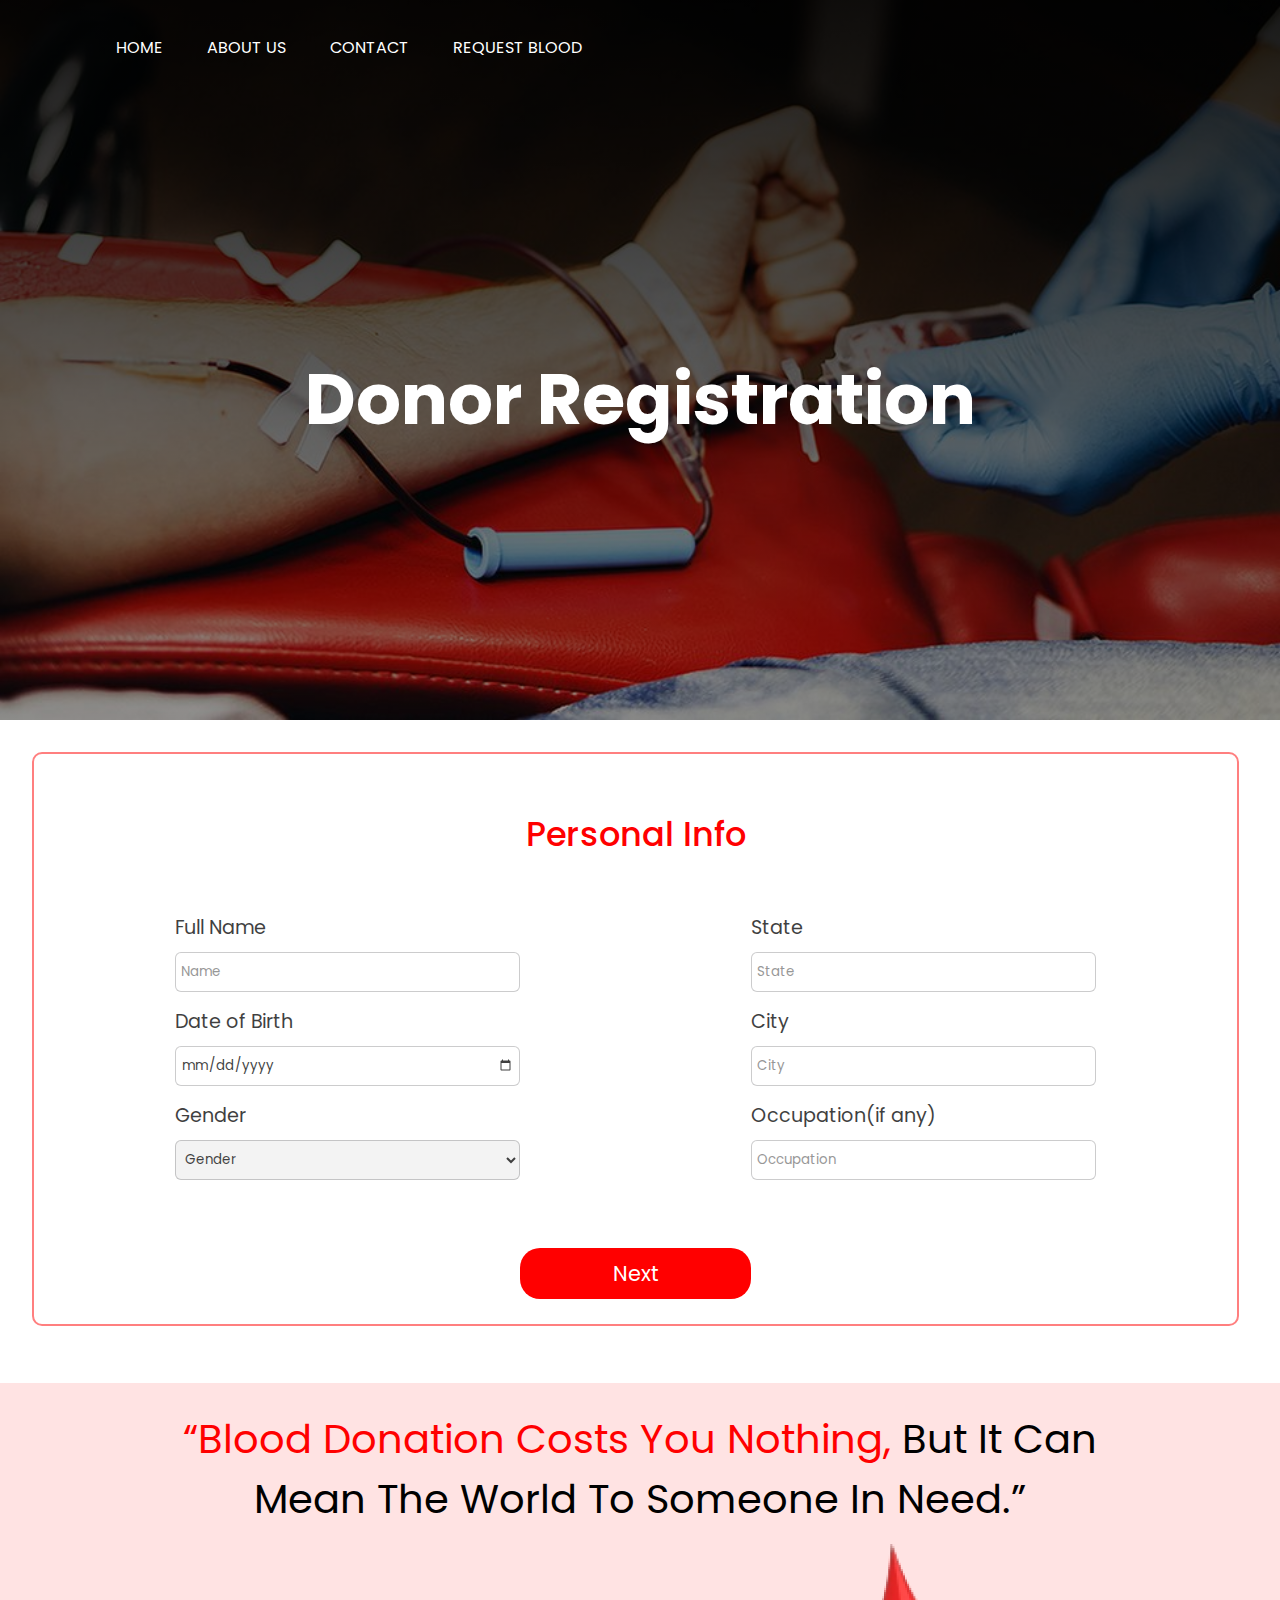
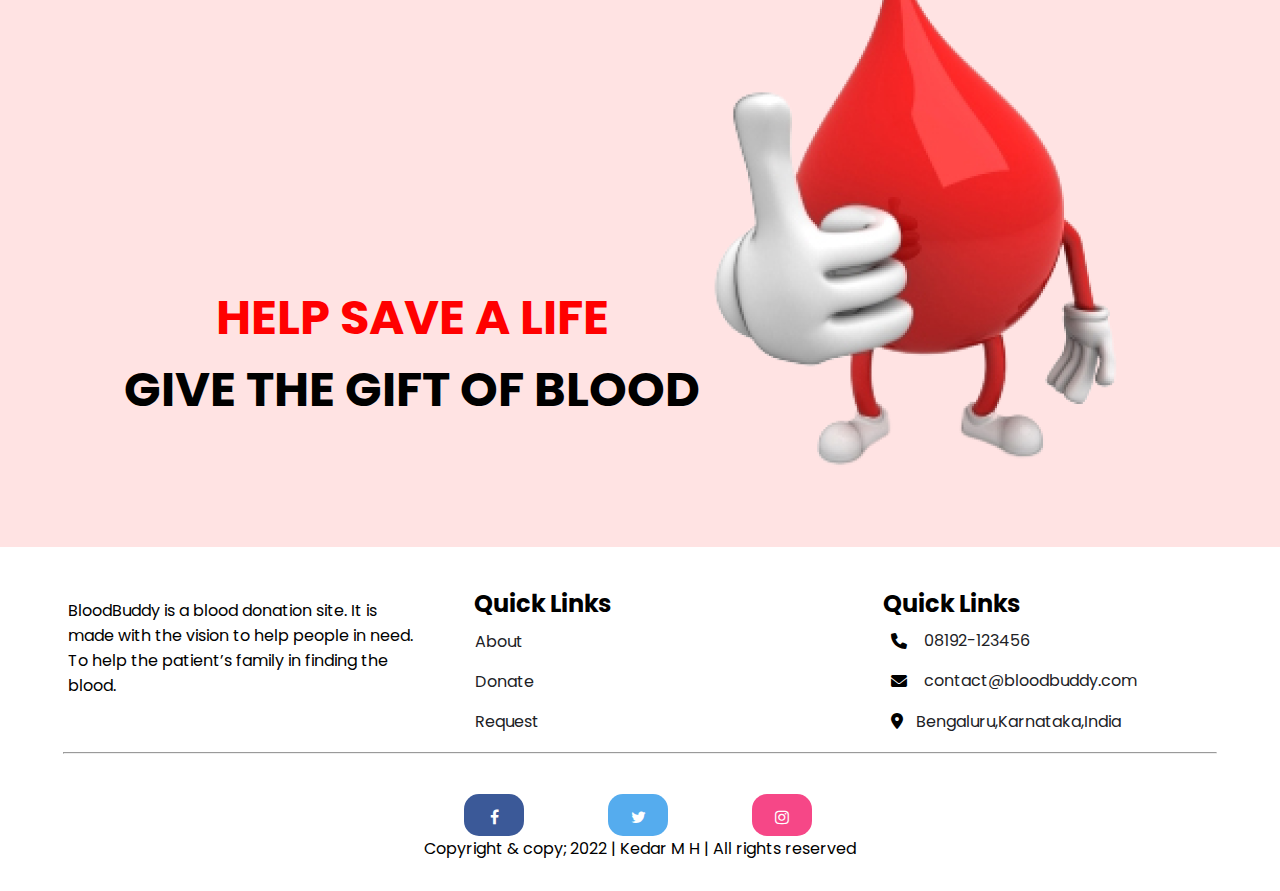
<file: html/donate.html>
<!DOCTYPE html>
<html lang="en">

<head>
        <meta charset="UTF-8">
        <meta http-equiv="X-UA-Compatible" content="IE=edge">
        <meta name="viewport" content="width=device-width, initial-scale=1.0">
        <title>BloodBuddy</title>
        <link rel="stylesheet" href="../css/style.css">
         <!-- Font Awesome CDN  -->
        <link rel="stylesheet" href="https://cdnjs.cloudflare.com/ajax/libs/font-awesome/6.0.0/css/all.min.css">
        <link rel="stylesheet" href="https://cdnjs.cloudflare.com/ajax/libs/font-awesome/4.7.0/css/font-awesome.min.css"/>

   
    <style>
        input {
            box-sizing: border-box;
            border: 1px solid black;
            width: 200px;
        }
    </style>
</head>

<body>
    <div class="banner" id="donate-banner">
        <div class="navbar">
            <ul>
                <li><a href="./../index.html">Home</a></li>
                <li><a href="about.html">About Us</a></li>
                <li><a href="contact.html">Contact</a></li>
                <!-- <li><a href="donate.html">Donate blood</a></li> -->
                <li><a href="request.html">Request blood</a></li>
            </ul>
        </div>
        <div class="content" style="top: 40%;">
            <h1>Donor Registration</h1>
        </div>
    </div>
    <div class="peronsal-info">
        <h2 class="title">Personal Info</h2>
        <form action="../index.html" id="personal-info">
            <div class="form-items">
                <div class="left">
                    <label for="name">Full Name</label>
                    <input type="text" id="name" name="name" autocomplete="name" required placeholder="Name">

                    <label for="dob">Date of Birth</label>
                    <input type="date" name="dob" id="dob">

                    <label for="gender">Gender</label>
                    <select name="gender" id="gender" required>
                        <option value="" disabled selected>Gender</option>
                        <option value="male">Male</option>
                        <option value="female">Female</option>
                    </select>
<!-- 
                    <label for="email">Email</label>
                    <input type="email" id="email" name="email" autocomplete="email" required placeholder="E-mail"> -->

                </div>

                <div class="right">

                    <!-- <label for="phone">Phone Number</label>
                    <input type="number" id="phone" name="phone" autocomplete="mobile" required placeholder="Phone Number"> -->

                    <label for="state">State</label>
                    <input type="text" id="state" name="state" autocomplete="state" required placeholder="State">
    
                    <label for="city">City</label>
                    <input type="text" id="city" name="city" autocomplete="city" required placeholder="City">
    
                    <label for="name">Occupation(if any)</label>
                    <input type="text" id="name" name="name" autocomplete="name" placeholder="Occupation">

                </div>
            </div>
            <button type="submit" id="next">Next</button>
        </form>

    </div>
    <br>
    <div class="medical-info">
        <h2 class="title">Medical Info</h2>
        <form action="./appointment.html" id="medical-info">
            <div class="form-items">
                <div class="left">
                    <label for="blood-group">
                        Blood Group
                    </label>

                    <select name="blood-group" id="blood-group" required>
                        <option value="" disabled selected>Select your blood group</option>
                        <option value="A+">A+</option>
                        <option value="A-">A-</option>
                        <option value="B+">B+</option>
                        <option value="B-">B-</option>
                        <option value="AB+">AB+</option>
                        <option value="AB-">AB-</option>
                        <option value="O+">O+</option>
                        <option value="O-">O-</option>
                    </select>

                    <label for="last-donation-date">Last Donation Date</label>
                    <input type="date" name="last-donation-date" id="last-donation-date">


                    <label for="cardiac">Cardiac diseases</label>
                    <select name="cardiac" id="cardiac" required>
                        <option value="" disabled selected>Cardiac</option>
                        <option value="Disease 1">Disease 1</option>
                        <option value="Disease 2">Disease 2</option>
                        <option value="Disease 3">None</option>
                    </select>
                </div>

                <div class="right">

                    <label for="others"> HBV HCV HIV </label>
                    <select name="others" id="others" required>
                        <option value="" disabled selected>HBV HCV HIV </option>
                        <option value="Disease 1">Disease 1</option>
                        <option value="Disease 2">Disease 2</option>
                        <option value="Disease 3">None</option>
                    </select>

                    <label for="allergies">Allergies</label>
                    <select name="allergies" id="allergies" required>
                        <option value="" disabled selected>Allergies</option>
                        <option value="Disease 1">Disease 1</option>
                        <option value="Disease 2">Disease 2</option>
                        <option value="Disease 3">None</option>
                        
                    </select>

                  
                    <label for="other-diseases">Other Diseases(if any)</label>
                    <input type="other-diseases" id="other-diseases" name="other-diseases"
                        placeholder="Leave a note about disease, if any">

                </div>
            </div>
            <a href=""></a>
            <button type="submit">Submit</button>
        </form>

    </div>
  
 <!-- Footer section -->
 <footer>
    <div class="data">
      <div class="slogan">
        <span>“Blood Donation Costs You Nothing,</span> But It Can Mean The
        World To Someone In Need.”
      </div>
      <div class="row">
        <div class="left">
          <h2><span>HELP SAVE A LIFE</span></h2>
          <h2>GIVE THE GIFT OF BLOOD</h2>

          <div class="empty-space"><br /><br /></div>
        </div>
        <div class="right">
          <img src="../images/blood.png" alt="" />
        </div>
      </div>
    </div>
    <div class="details">
      <div class="left">
        <br />
        <p>
          BloodBuddy is a blood donation site. It is made with the vision to
          help people in need. To help the patient’s family in finding the
          blood.
        </p>
      </div>
      <div class="middle">
        <h2>Quick Links</h2>
        <a href="about.html">About</a>
        <a href="donate.html">Donate</a>
        <a href="request.html">Request</a>
      </div>

      <div class="right">
        <h2>Quick Links</h2>

        <div class="phone">
          <i class="fa-solid fa-phone"></i> &nbsp;
          <a href="tel:08192-275123">08192-123456</a>
        </div>
        <div class="email">
          <i class="fa-solid fa-envelope"></i> &nbsp;
          <a href="mailto:contact@bloodbuddy.com">contact@bloodbuddy.com </a>
        </div>
        <div class="location">
          <i class="fa-solid fa-location-dot"></i> &nbsp;<a
            href="https://goo.gl/maps/pZhPUS9JcXmoAa9i8"
            target="_blank"
            rel="noopener noreferrer"
            >Bengaluru,Karnataka,India
          </a>
        </div>
      </div>
    </div>
    <hr style="width: 90%; margin: 10px" />
    <div class="copyright" style="margin: 30px">
      <!-- Add font awesome icons -->
      <div>
        <a href="https://www.facebook.com/" class="fa fa-facebook"></a>
        <a href="https://twitter.com/" class="fa fa-twitter"></a>
        <a href="https://www.instagram.com/" class="fa fa-instagram"></a>
      </div>
      <p>Copyright & copy; 2022 | Kedar M H | All rights reserved</p>
    </div>
  </footer>
         
  <script src="../donate.js"></script>
 


  
  

   
</body>

</html>
</file>
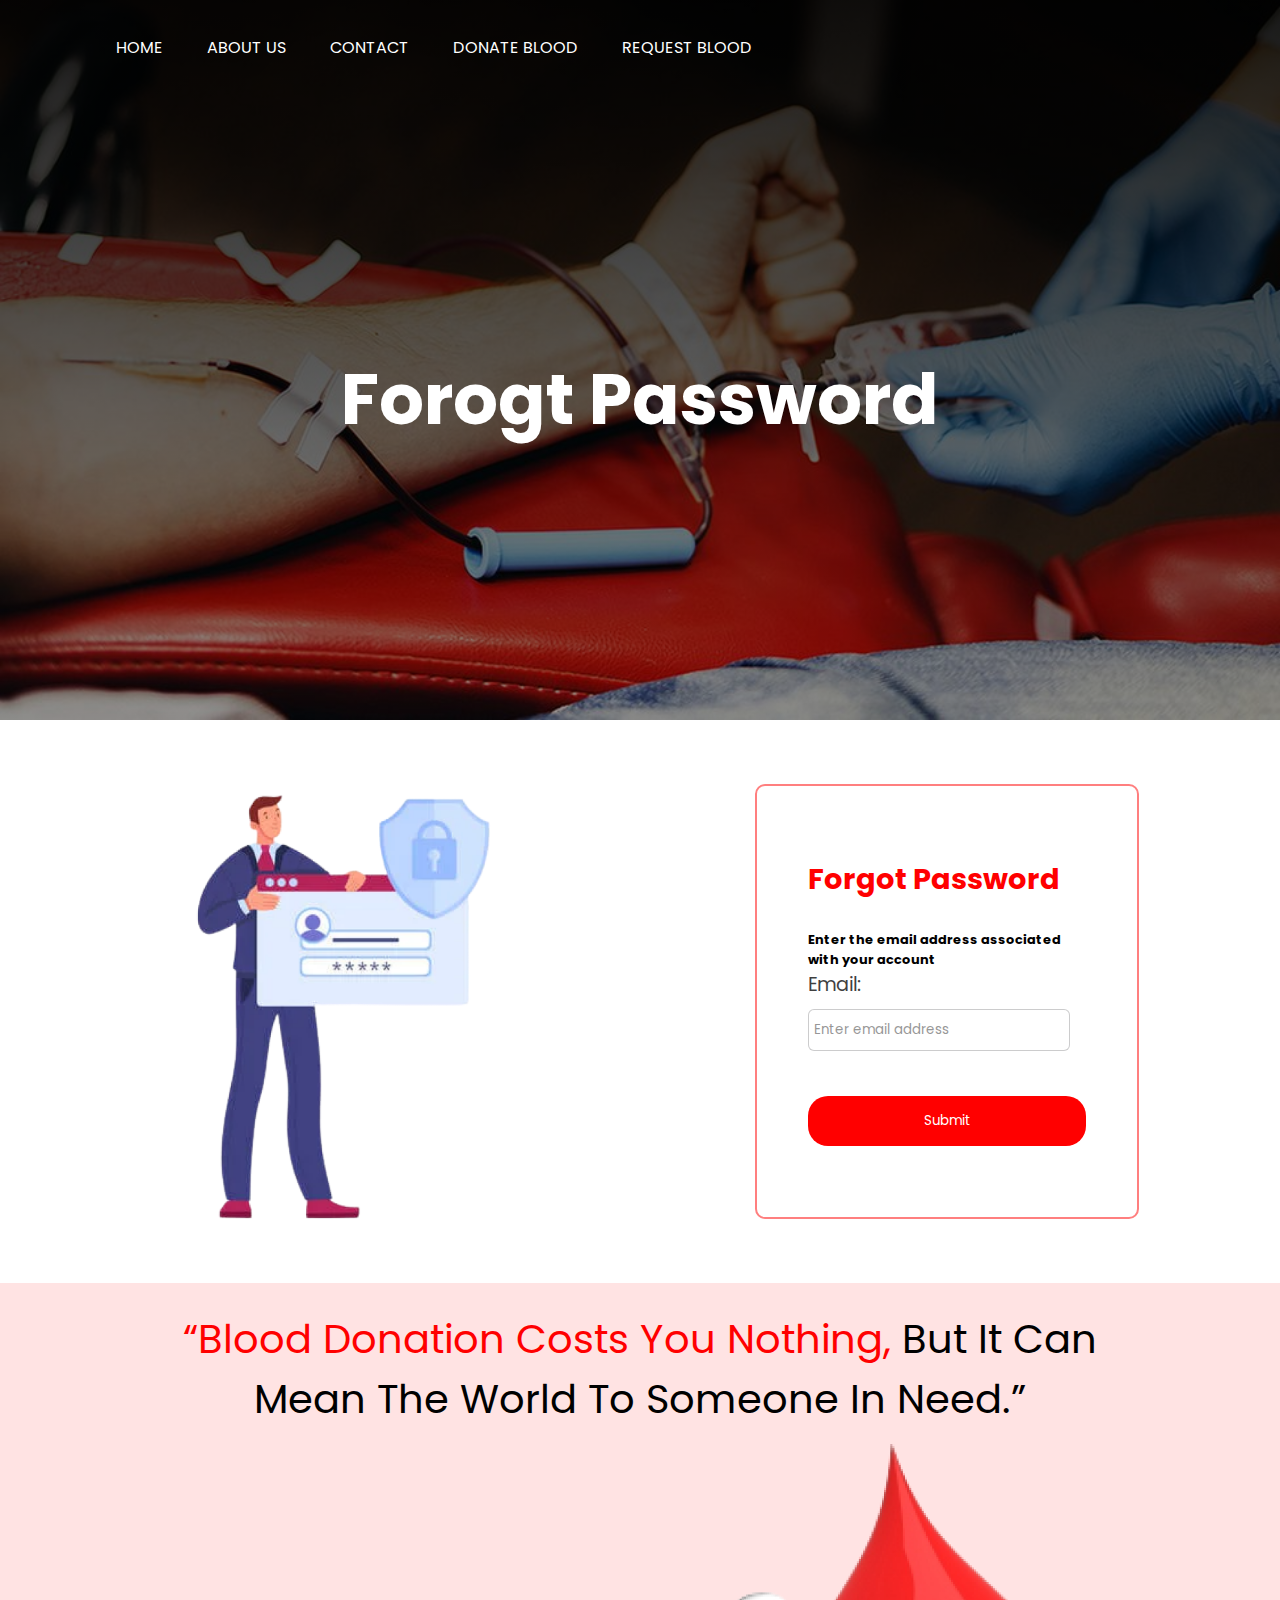
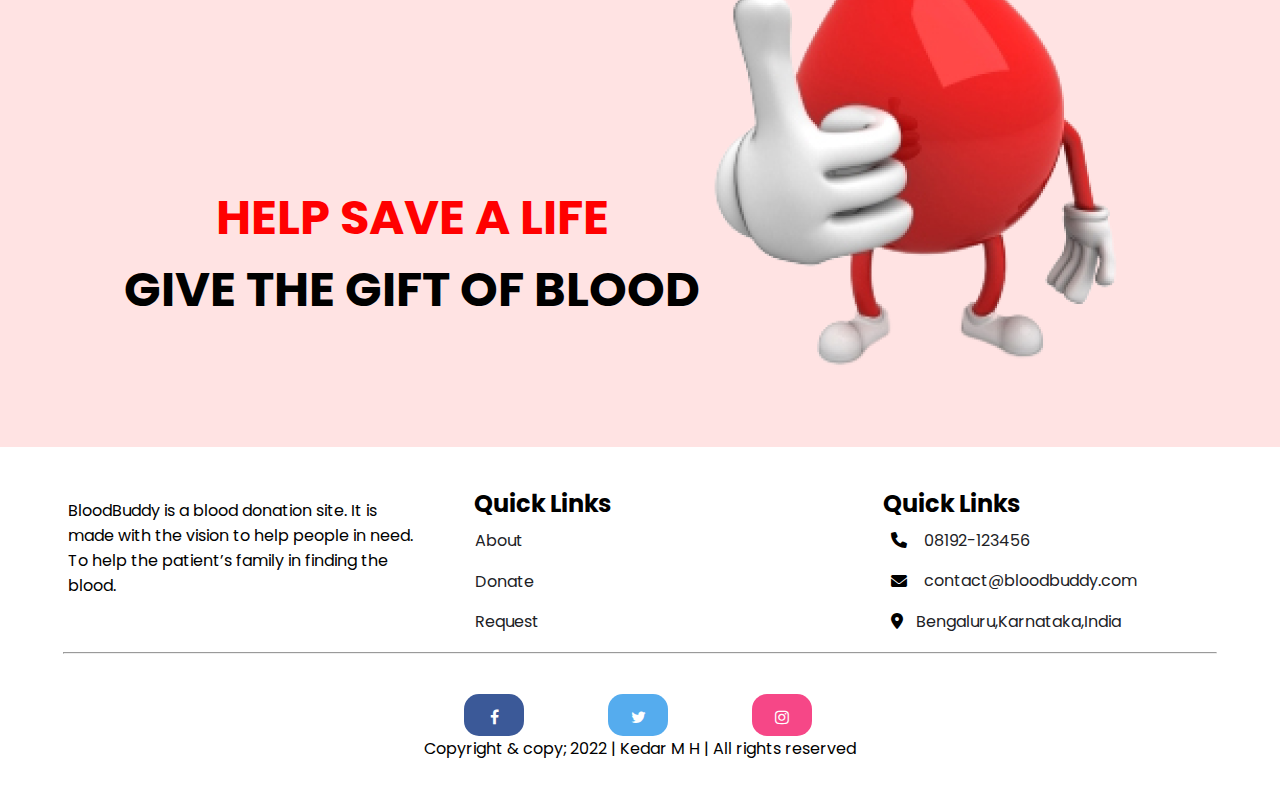
<file: html/forgotpass.html>
<!DOCTYPE html>
<html lang="en">

<head>
        <meta charset="UTF-8">
        <meta http-equiv="X-UA-Compatible" content="IE=edge">
        <meta name="viewport" content="width=device-width, initial-scale=1.0">
        <title>BloodBuddy.com</title>
        <link rel="stylesheet" href="../css/style.css">
         <!-- Font Awesome CDN  -->
        <link rel="stylesheet" href="https://cdnjs.cloudflare.com/ajax/libs/font-awesome/6.0.0/css/all.min.css">
        <link rel="stylesheet" href="https://cdnjs.cloudflare.com/ajax/libs/font-awesome/4.7.0/css/font-awesome.min.css"/>

</head>

<body>
    <div class="banner" id="request-banner">
        <div class="navbar">
            <ul>
                <li><a href="./../index.html">Home</a></li>
                <li><a href="about.html">About Us</a></li>
                <li><a href="contact.html">Contact</a></li>
                <li><a href="donate.html">Donate blood</a></li>
                <li><a href="request.html">Request blood</a></li>
            </ul>
        </div>

        <div class="content" style="top: 40%;">
            <h1>Forogt Password</h1>
        </div>
    </div>

    <div class="request-container">
        <div class="left-image">
            <img src="./../images/forgotpass.png" alt="" srcset="">
        </div>
        <div class="request-form">
            <form action="./resetpass.html" id="request-details">
                <h2>Forgot Password</h2><br>
                <h6>Enter the email address associated with your account</h6>
                <label for="email">Email:</label>
                <input type="email" id="edmail" name="email" autocomplete="email" required
                    placeholder="Enter email address">




                <button type="submit">Submit</button>
            </form>
        </div>
    </div>
    <!-- Footer section -->
  <footer>
    <div class="data">
      <div class="slogan">
        <span>“Blood Donation Costs You Nothing,</span> But It Can Mean The
        World To Someone In Need.”
      </div>
      <div class="row">
        <div class="left">
          <h2><span>HELP SAVE A LIFE</span></h2>
          <h2>GIVE THE GIFT OF BLOOD</h2>

          <div class="empty-space"><br /><br /></div>
        </div>
        <div class="right">
          <img src="../images/blood.png" alt="" />
        </div>
      </div>
    </div>
    <div class="details">
      <div class="left">
        <br>
        <p>
          BloodBuddy is a blood donation site. It is made with the vision to help people in need. To help the patient’s family in finding the blood.
        </p>
      </div>
      <div class="middle">
        <h2>Quick Links</h2>
        <a href="about.html">About</a>
        <a href="donate.html">Donate</a>
        <a href="request.html">Request</a>
      </div>

      <div class="right">
        <h2>Quick Links</h2>

        <div class="phone">
          <i class="fa-solid fa-phone"></i> &nbsp; <a href="tel:08192-275123">08192-123456</a>
        </div>
        <div class="email">
          <i class="fa-solid fa-envelope"></i> &nbsp; <a href="mailto:contact@bloodbuddy.com">contact@bloodbuddy.com </a>
        </div>
        <div class="location">
          <i class="fa-solid fa-location-dot"></i> &nbsp;<a href="https://goo.gl/maps/pZhPUS9JcXmoAa9i8" target="_blank" rel="noopener noreferrer">Bengaluru,Karnataka,India </a>
        </div>
      </div>
    </div>
    <hr style="width: 90%; margin: 10px" />
    <div class="copyright" style="margin: 30px">
         <!-- Add font awesome icons -->
        <div >
            <a href="https://www.facebook.com/" class="fa fa-facebook"></a>
            <a href="https://twitter.com/" class="fa fa-twitter"></a>
            <a href="https://www.instagram.com/" class="fa fa-instagram"></a>
        </div>
      <p>Copyright & copy; 2022 | Kedar M H | All rights reserved</p>
    </div>
  </footer>

</body>

</html>
</file>
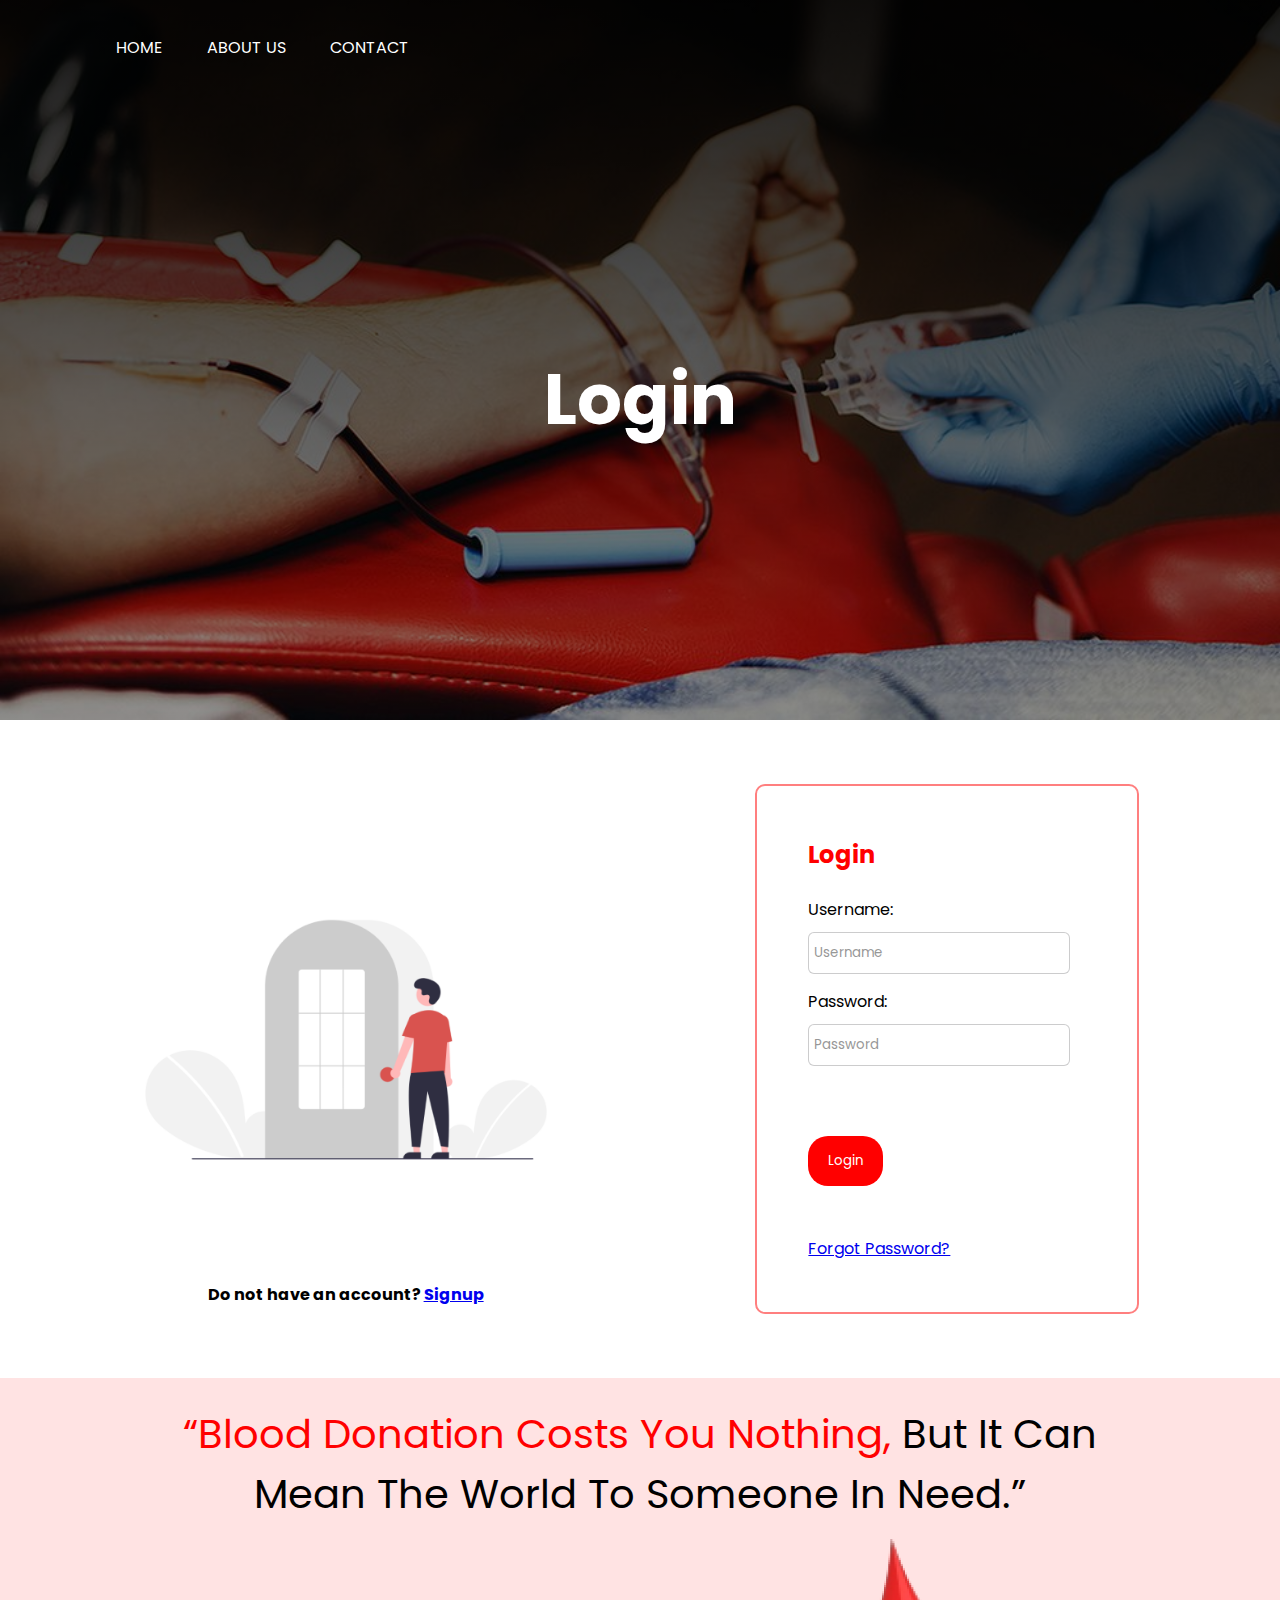
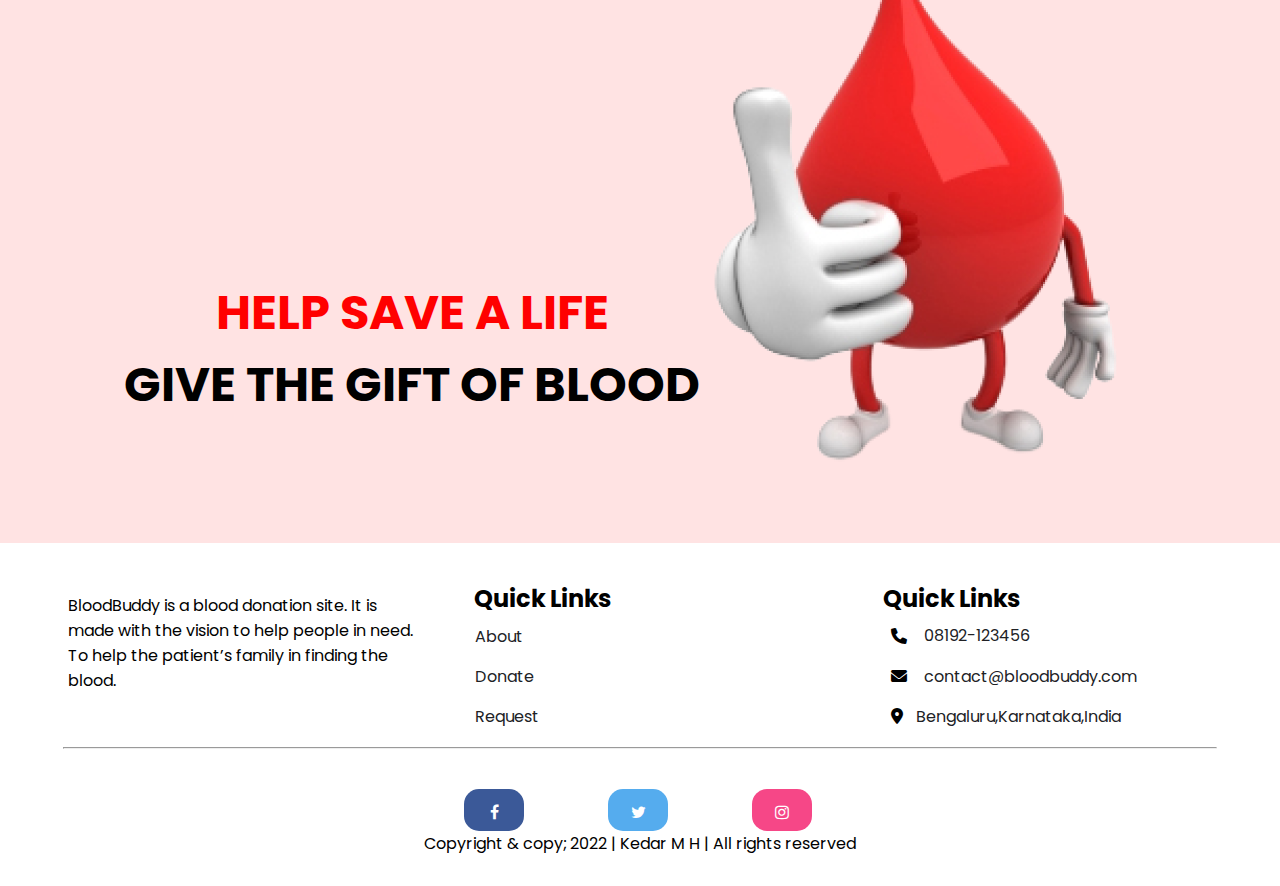
<file: html/login.html>
<!DOCTYPE html>
<html lang="en">
  <head>
    <meta charset="UTF-8" />
    <meta http-equiv="X-UA-Compatible" content="IE=edge" />
    <meta name="viewport" content="width=device-width, initial-scale=1.0" />
    <title>BloodBuddy.com</title>
    <link rel="stylesheet" href="../css/style.css" />
    <link rel="stylesheet" href="../css/login.css" />
    <!-- Font Awesome CDN  -->
    <link
      rel="stylesheet"
      href="https://cdnjs.cloudflare.com/ajax/libs/font-awesome/6.0.0/css/all.min.css"
    />
    <link
      rel="stylesheet"
      href="https://cdnjs.cloudflare.com/ajax/libs/font-awesome/4.7.0/css/font-awesome.min.css"
    />
  </head>

  <body>
    <div class="banner" id="request-banner">
      <div class="navbar">
        <ul>
          <li><a href="./../index.html">Home</a></li>
          <li><a href="about.html">About Us</a></li>
          <li><a href="contact.html">Contact</a></li>
          <!-- <li><a href="donate.html">Donate blood</a></li>
                <li><a href="request.html">Request blood</a></li> -->
        </ul>
      </div>

      <div class="content" style="top: 40%">
        <h1>Login</h1>
      </div>
    </div>

    <div class="request-container">
      <div class="left-image">
        <img src="./../images/login.png" alt="" srcset="" />
        <h6>Do not have an account? <a href="signup.html">Signup</a></h6>
      </div>
      <div class="login-page">
        <div class="form"></div>
        <h2 id="h2">Login</h2>
        <br />
        Username: <input type="text" id="username" placeholder="Username" />

        Password: <input type="password" id="password" placeholder="Password" />
        <div>
          <br />
          <button id="login" onclick="page()">Login</button><br /><br /><br />

          <a href="forgotpass.html">Forgot Password?</a>
        </div>
      </div>
    </div>

    <script src="../login.js"></script>

    <!-- <script>  
    function validateform(){  
    var name=document.myform.email.value;  
    var password=document.myform.password.value;  
      
    if (name==null || name==""){  
      alert("Email can't be blank");  
      return false;  
    }else if(password.length<6){  
      alert("Password must be at least 6 characters long.");  
      return false;  
      }  
    }  
</script>  -->

    <!-- Footer section -->
    <footer>
      <div class="data">
        <div class="slogan">
          <span>“Blood Donation Costs You Nothing,</span> But It Can Mean The
          World To Someone In Need.”
        </div>
        <div class="row">
          <div class="left">
            <h2><span>HELP SAVE A LIFE</span></h2>
            <h2>GIVE THE GIFT OF BLOOD</h2>

            <div class="empty-space"><br /><br /></div>
          </div>
          <div class="right">
            <img src="../images/blood.png" alt="" />
          </div>
        </div>
      </div>
      <div class="details">
        <div class="left">
          <br />
          <p>
            BloodBuddy is a blood donation site. It is made with the vision to
            help people in need. To help the patient’s family in finding the
            blood.
          </p>
        </div>
        <div class="middle">
          <h2>Quick Links</h2>
          <a href="about.html">About</a>
          <a href="donate.html">Donate</a>
          <a href="request.html">Request</a>
        </div>

        <div class="right">
          <h2>Quick Links</h2>

          <div class="phone">
            <i class="fa-solid fa-phone"></i> &nbsp;
            <a href="tel:08192-275123">08192-123456</a>
          </div>
          <div class="email">
            <i class="fa-solid fa-envelope"></i> &nbsp;
            <a href="mailto:contact@bloodbuddy.com">contact@bloodbuddy.com </a>
          </div>
          <div class="location">
            <i class="fa-solid fa-location-dot"></i> &nbsp;<a
              href="https://goo.gl/maps/pZhPUS9JcXmoAa9i8"
              target="_blank"
              rel="noopener noreferrer"
              >Bengaluru,Karnataka,India
            </a>
          </div>
        </div>
      </div>
      <hr style="width: 90%; margin: 10px" />
      <div class="copyright" style="margin: 30px">
        <!-- Add font awesome icons -->
        <div>
          <a href="https://www.facebook.com/" class="fa fa-facebook"></a>
          <a href="https://twitter.com/" class="fa fa-twitter"></a>
          <a href="https://www.instagram.com/" class="fa fa-instagram"></a>
        </div>
        <p>Copyright & copy; 2022 | Kedar M H | All rights reserved</p>
      </div>
    </footer>
  </body>
</html>
</file>
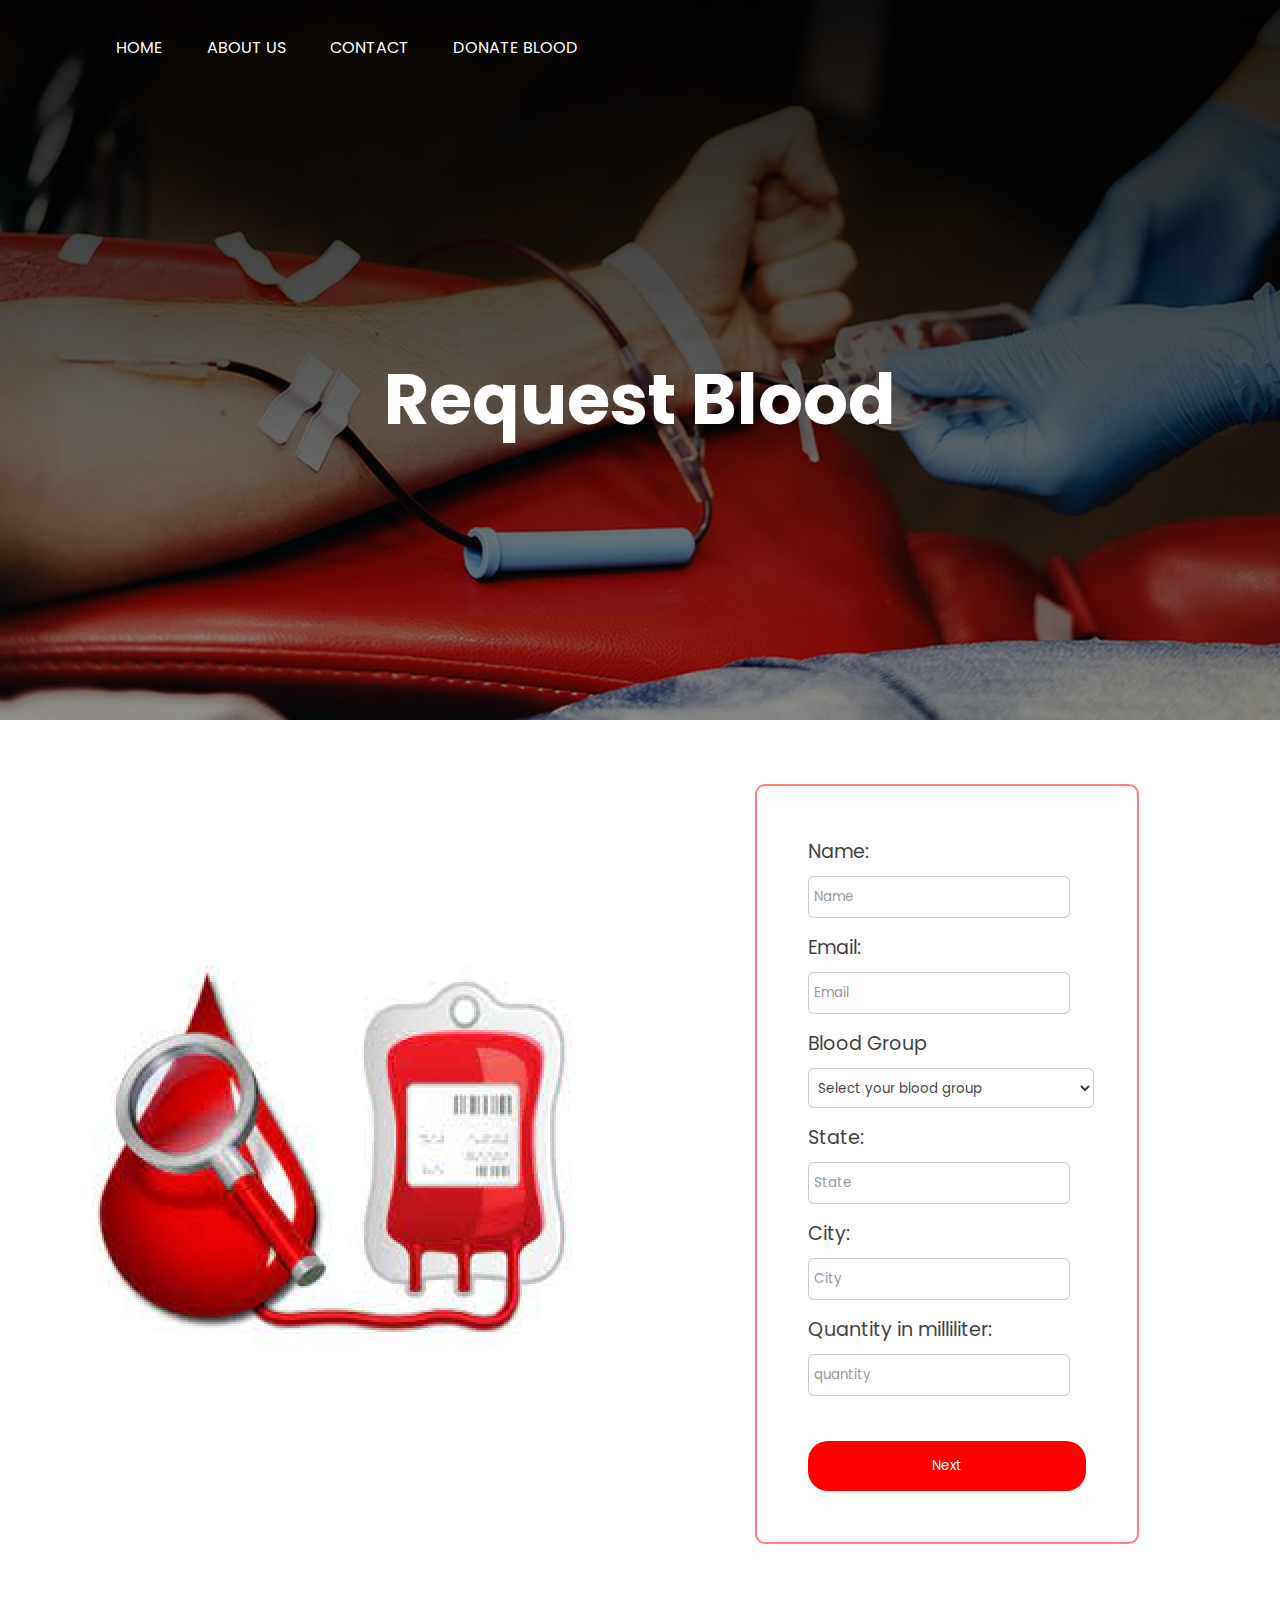
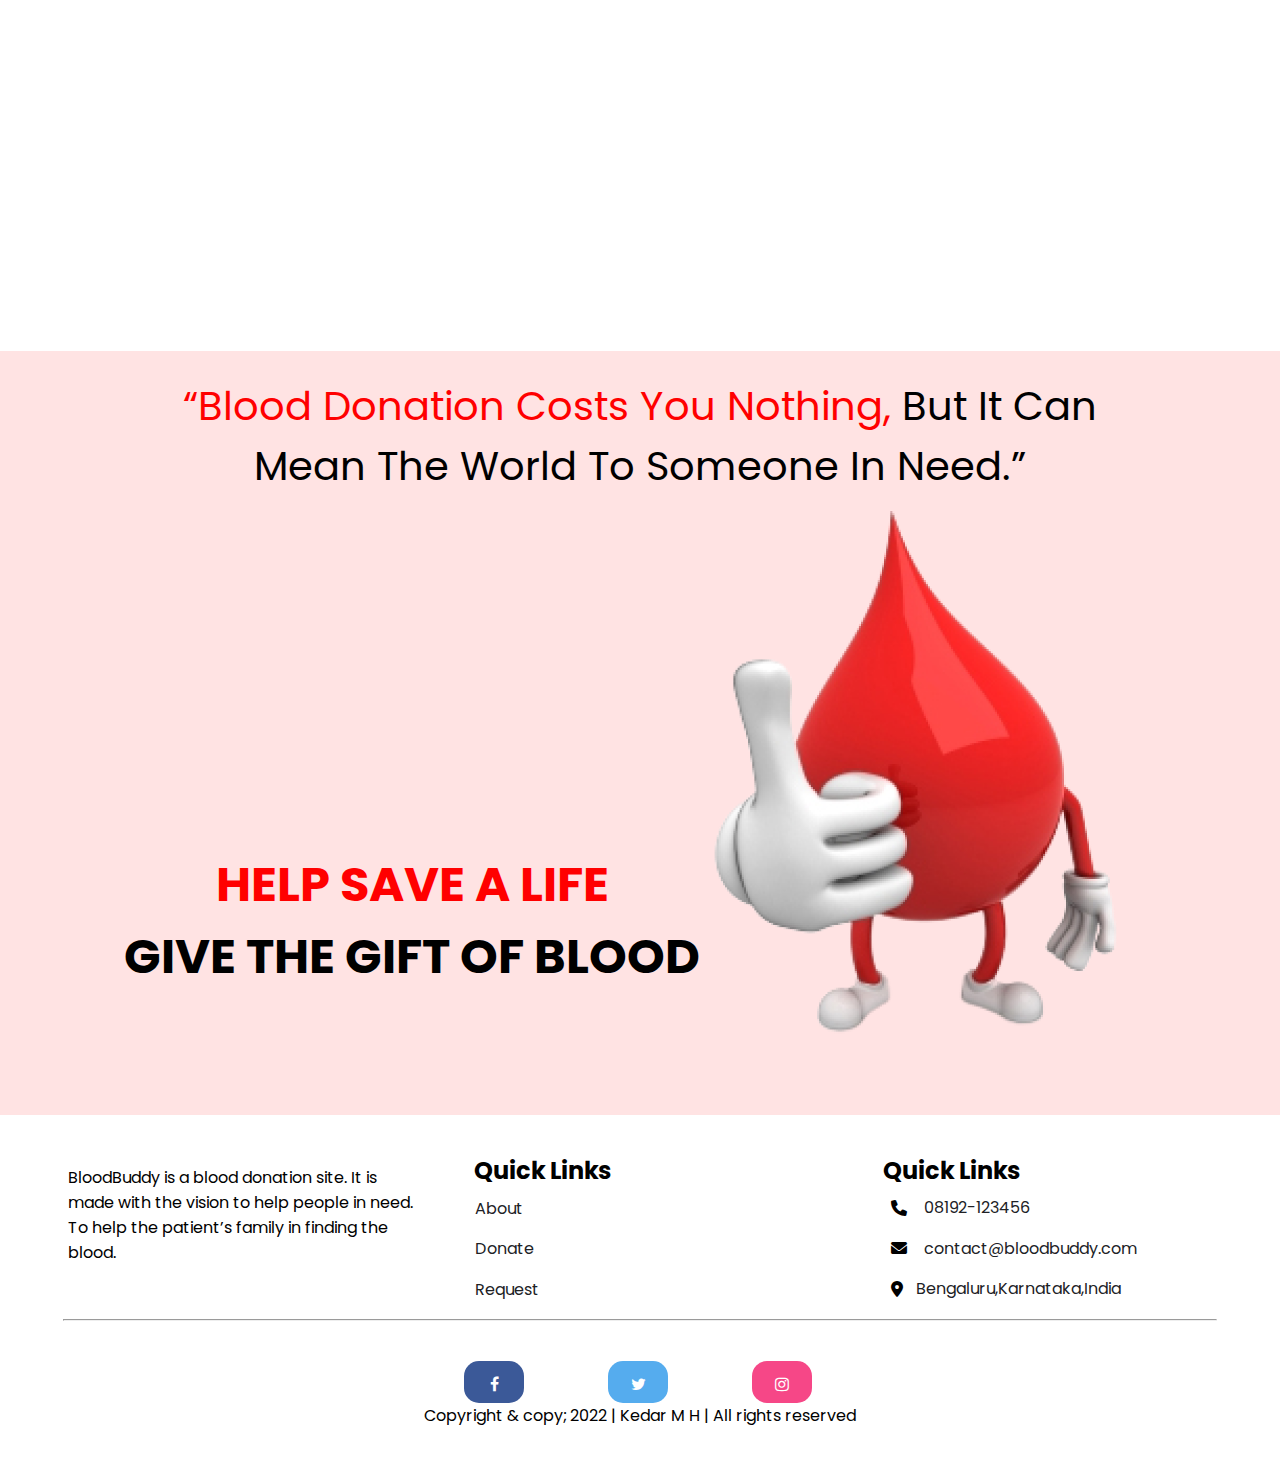
<file: html/request.html>
<!DOCTYPE html>
<html lang="en">

<head>
        <meta charset="UTF-8">
        <meta http-equiv="X-UA-Compatible" content="IE=edge">
        <meta name="viewport" content="width=device-width, initial-scale=1.0">
        <title>BloodBuddy</title>
        <link rel="stylesheet" href="../css/style.css">
         <!-- Font Awesome CDN  -->
        <link rel="stylesheet" href="https://cdnjs.cloudflare.com/ajax/libs/font-awesome/6.0.0/css/all.min.css">
        <link rel="stylesheet" href="https://cdnjs.cloudflare.com/ajax/libs/font-awesome/4.7.0/css/font-awesome.min.css"/>

</head>

<body>
    <div class="banner" id="request-banner">
        <div class="navbar">
            
            <ul>
                <li><a href="./../index.html">Home</a></li>
                <li><a href="about.html">About Us</a></li>
                <li><a href="contact.html">Contact</a></li>
                <li><a href="donate.html">Donate blood</a></li>
                <!-- <li><a href="request.html">Request blood</a></li> -->
            </ul>
        </div>


        <div class="content" style="top: 40%;">
            <h1>Request Blood</h1>
        </div>
    </div>

    <div class="request-container">
        <div class="left-image">
            <img src="./../images/request.png" alt="" srcset="">
        </div>
        <div class="request-form">
            <form action="" id="request-details">
                <label for="name">Name:</label>
                <input type="text" id="name" name="name" autocomplete="name" required placeholder="Name">

                <label for="email">Email:</label>
                <input type="email" id="edmail" name="email" autocomplete="email" required placeholder="Email">

                <label for="blood-group"> Blood Group </label>
                <select name="blood-group" id="blood-group" required>
                    <option value="" disabled selected>Select your blood group</option>
                    <option value="A+">A+</option>
                    <option value="A-">A-</option>
                    <option value="B+">B+</option>
                    <option value="B-">B-</option>
                    <option value="AB+">AB+</option>
                    <option value="AB-">AB-</option>
                    <option value="O+">O+</option>
                    <option value="O-">O-</option>
                </select>

                <label for="state">State:</label>
                <input type="text" id="state" name="state" autocomplete="state" required placeholder="State">

                <label for="city">City:</label>
                <input type="text" id="city" name="city" autocomplete="city" required placeholder="City">

                <label for="quantity">Quantity in milliliter:</label>
                <input type="text" id="quantity" name="quantity" autocomplete="quantity" required placeholder="quantity">



                <button id="next" type="submit">Next</button>
            </form>
        </div>
    </div>
    <div class="configuration">
        <h2 class="title">Confirmation</h2>
        <form action="">
            <div class="form-content">
                <div class="left">
                    <label for="password">Password</label>
                    <input type="password" id="password" name="password" autocomplete="password" required
                        placeholder="Password">
                </div>
                <div class="right">
                    <label for="cpassword">Confirm Password</label>
                    <input type="cpassword" id="cpassword" name="cpassword" autocomplete="password" required
                        placeholder="Confirm Password">
                </div>

            </div>
            <button type="submit">Request</button>
        </form>
    </div>

     <!-- Footer section -->
  <footer>
    <div class="data">
      <div class="slogan">
        <span>“Blood Donation Costs You Nothing,</span> But It Can Mean The
        World To Someone In Need.”
      </div>
      <div class="row">
        <div class="left">
          <h2><span>HELP SAVE A LIFE</span></h2>
          <h2>GIVE THE GIFT OF BLOOD</h2>

          <div class="empty-space"><br /><br /></div>
        </div>
        <div class="right">
          <img src="../images/blood.png" alt="" />
        </div>
      </div>
    </div>
    <div class="details">
      <div class="left">
        <br>
        <p>
          BloodBuddy is a blood donation site. It is made with the vision to help people in need. To help the patient’s family in finding the blood.
        </p>
      </div>
      <div class="middle">
        <h2>Quick Links</h2>
        <a href="about.html">About</a>
        <a href="donate.html">Donate</a>
        <a href="request.html">Request</a>
      </div>

      <div class="right">
        <h2>Quick Links</h2>

        <div class="phone">
          <i class="fa-solid fa-phone"></i> &nbsp; <a href="tel:08192-275123">08192-123456</a>
        </div>
        <div class="email">
          <i class="fa-solid fa-envelope"></i> &nbsp; <a href="mailto:contact@bloodbuddy.com">contact@bloodbuddy.com </a>
        </div>
        <div class="location">
          <i class="fa-solid fa-location-dot"></i> &nbsp;<a href="https://goo.gl/maps/pZhPUS9JcXmoAa9i8" target="_blank" rel="noopener noreferrer">Bengaluru,Karnataka,India </a>
        </div>
      </div>
    </div>
    <hr style="width: 90%; margin: 10px" />
    <div class="copyright" style="margin: 30px">
         <!-- Add font awesome icons -->
        <div >
            <a href="https://www.facebook.com/" class="fa fa-facebook"></a>
            <a href="https://twitter.com/" class="fa fa-twitter"></a>
            <a href="https://www.instagram.com/" class="fa fa-instagram"></a>
        </div>
      <p>Copyright & copy; 2022 | Kedar M H | All rights reserved</p>
    </div>
  </footer>

    

    <script>
        var nextButton = document.getElementById('next');
        var detailsForm = document.querySelector('#request-details');
        var configurationDiv = document.querySelector('.configuration');
        detailsForm.addEventListener('submit', displayForm);

        function displayForm(e) {
            e.preventDefault();
            configurationDiv.style.visibility = 'visible';
        }

    </script>

</body>

</html>
</file>
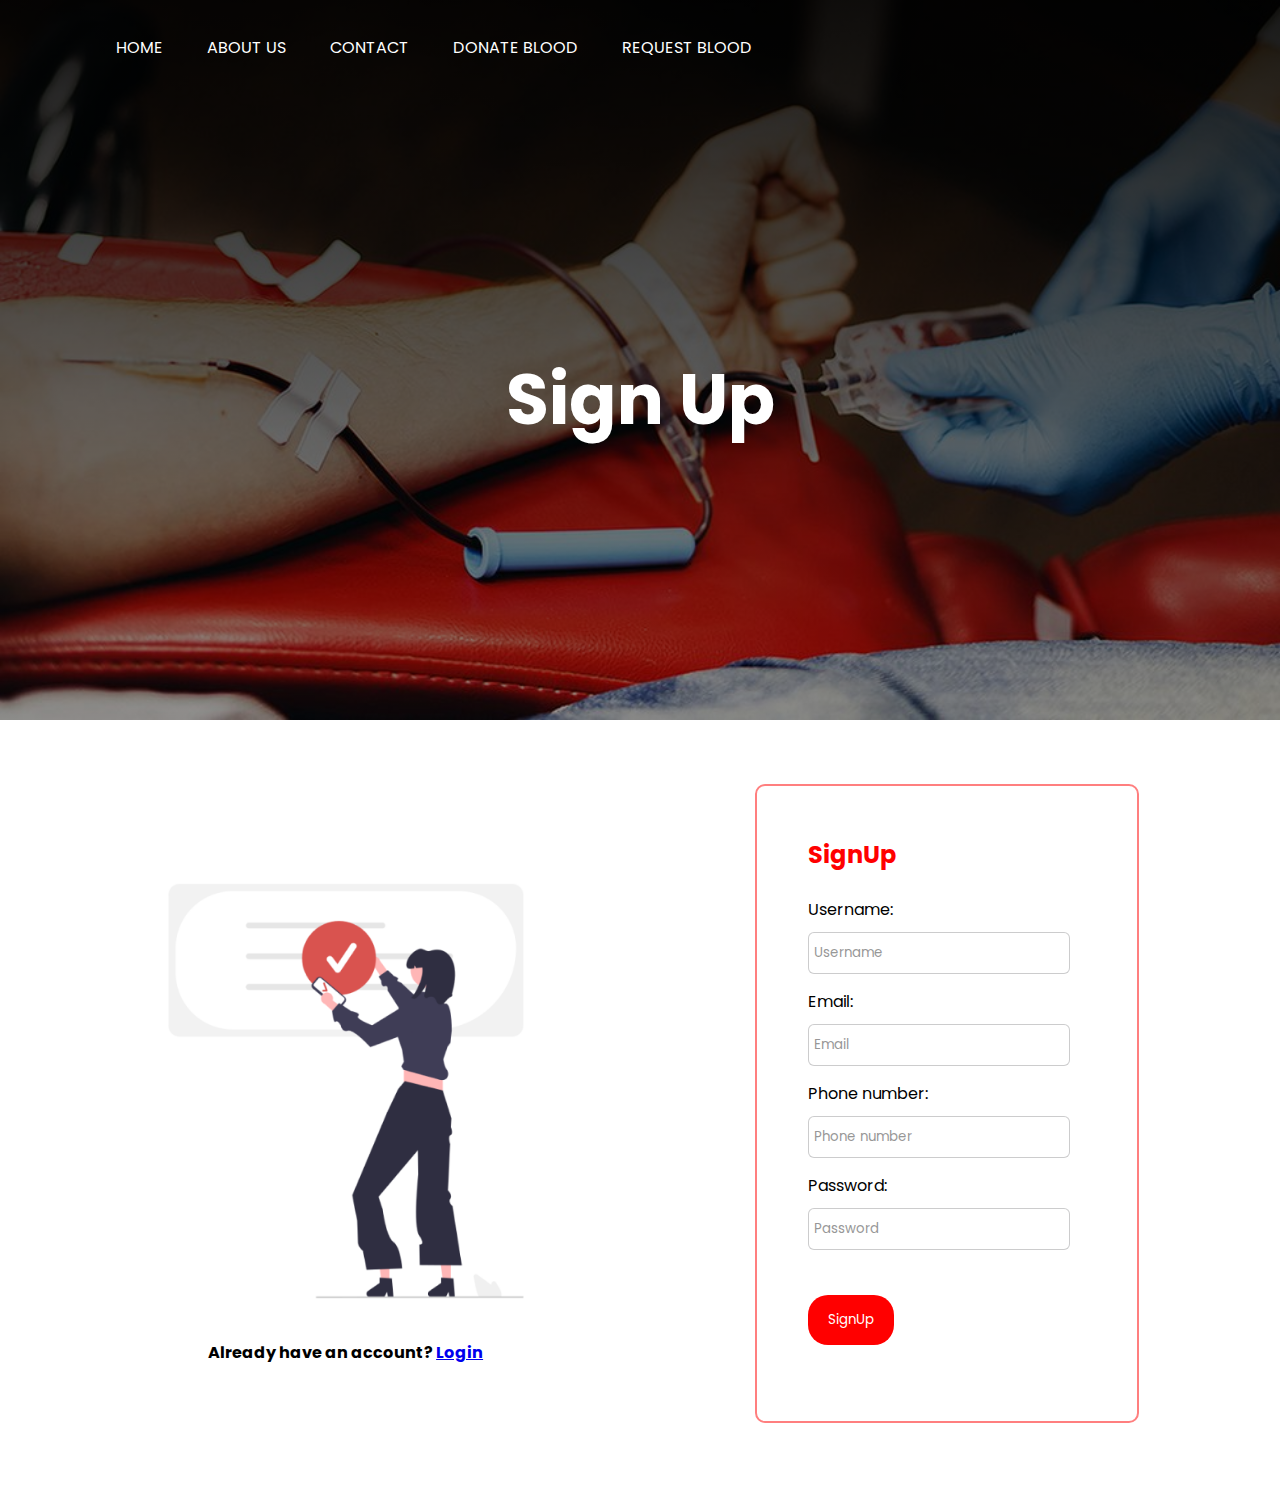
<file: html/signup.html>
<!DOCTYPE html>
<html lang="en">

<head>
        <meta charset="UTF-8">
        <meta http-equiv="X-UA-Compatible" content="IE=edge">
        <meta name="viewport" content="width=device-width, initial-scale=1.0">
        <title>BloodBuddy.com</title>
        <link rel="stylesheet" href="../css/style.css">
        <link rel="stylesheet" href="../css/login.css">
         <!-- Font Awesome CDN  -->
        <link rel="stylesheet" href="https://cdnjs.cloudflare.com/ajax/libs/font-awesome/6.0.0/css/all.min.css">
        <link rel="stylesheet" href="https://cdnjs.cloudflare.com/ajax/libs/font-awesome/4.7.0/css/font-awesome.min.css"/>

</head>
<body>
    <div class="banner" id="request-banner">
        <div class="navbar">
            <ul>
                <li><a href="../index.html">Home</a></li>
                <li><a href="about.html">About Us</a></li>
                <li><a href="contact.html">Contact</a></li>
                <li><a href="donate.html">Donate blood</a></li>
                <li><a href="request.html">Request blood</a></li>
            </ul>
        </div>

        <div class="content" style="top: 40%;">
            <h1>Sign Up</h1>
        </div>
    </div>

    <div class="request-container">
      <div class="left-image">
          <img src="./../images/signup.png" alt="" srcset="">
          <h6>Already have an account? <a href="login.html">Login</a></h6>
      </div>
      <div class="login-page">
         <div class="form"></div> 
         <h2 id="h2">SignUp</h2><br>

          <label for="name">Username:</label>
          <input type="text" id="username" name="username" placeholder="Username">

          <label for="email">Email:</label>
          <input type="email" id="email" name="email" placeholder="Email">

          <label for="phone number">Phone number:</label>
          <input type="number" id="phone" name="Phone number" placeholder="Phone number">

          <label for="password">Password:</label>
          <input type="password" id="password" name="password" placeholder="Password">
          <br />
          <button type="button" id="login" onclick="createNewUsersData()">SignUp</button>
    <br /><br />
    
  </div>

    <script src="https://smtpjs.com/v3/smtp.js"></script>

    <script src="../signup.js"></script>
   
    

</body>

</html>
</file>
<file: css/style.css>
@import url("https://fonts.googleapis.com/css2?family=Poppins:ital,wght@0,100;0,200;0,300;0,400;0,500;0,600;0,700;0,800;0,900;1,100;1,200;1,300;1,400;1,500;1,600;1,700;1,800;1,900&display=swap");

* {
  margin: 0;
  padding: 0;
  font-family: 'Poppins', sans-serif;
  /* overflow-x: hidden; */
}

body {
  overflow-x: hidden;
}

/* .banner {
  width: 100vw;
  height: 100vh;
  background-image: linear-gradient(rgba(16, 15, 15, 0.9), rgba(219, 144, 144, 0.4)), url(./../images/cover\ pic.jpg);
  background-size: cover;
  background-position: cover;
} */
.banner {
  width: 100vw;
  height: 100vh;
  background-image: -webkit-gradient(linear, left top, left bottom, from(rgba(0, 0, 0, 0.9)), to(rgba(0, 0, 0, 0.4))), url(../images/cover\ pic.jpg);
  background-image: linear-gradient(rgba(0, 0, 0, 0.9), rgba(0, 0, 0, 0.4)), url(../images/cover\ pic.jpg);
  background-size: cover;
  background-position: cover;
}

.navbar {
  width: 85%;
  margin: auto;
  padding: 35px 0;
  display: -webkit-box;
  display: -ms-flexbox;
  display: flex;
  -webkit-box-align: center;
  -ms-flex-align: center;
  align-items: center;
  -webkit-box-pack: justify;
  -ms-flex-pack: justify;
  justify-content: space-between;
}

.navbar ul li {
  list-style: none;
  display: inline-block;
  margin: 20px;
  margin-top: -5px;
  position: relative;
}

.navbar ul li a {
  text-decoration: none;
  color: #fff;
  text-transform: uppercase;
}

.navbar ul li:after {
  content: "";
  height: 3px;
  width: 0;
  background: red;
  position: absolute;
  left: 0;
  bottom: -10px;
  -webkit-transition: 0.5s;
  transition: 0.5s;
}

.navbar ul li:hover:after {
  width: 100%;
}



.button-24 {
  background: #FF4742;
  border: 1px solid #FF4742;
  border-radius: 10px;
  box-shadow: rgba(0, 0, 0, 0.1) 1px 2px 4px;
  box-sizing: border-box;
  color: #FFFFFF;
  cursor: pointer;
  display: inline-block;
  font-family: nunito,roboto,proxima-nova,"proxima nova",sans-serif;
  font-size: 16px;
  font-weight: 800;
  line-height: 16px;
  min-height: 40px;
  outline: 0;
  padding: 12px 12px;
  text-align: center;
  text-rendering: geometricprecision;
  text-transform: none;
  user-select: none;
  -webkit-user-select: none;
  touch-action: manipulation;
  vertical-align: middle;
  margin-right: -20px;
  
}

.button-24:hover,
.button-24:active {
  background-color: initial;
  background-position: 0 0;
  color: #FF4742;
}

.button-24:active {
  opacity: .5;
}


.content {
  width: 100%;
  position: absolute;
  top: 50%;
  -webkit-transform: translateY(-50%);
  transform: translateY(-50%);
  text-align: center;
  color: #fff;
  top: 40%;
}

.content h1 {
  font-size: 70px;
  margin-top: 80px;
}

.content p {
  margin: 20px auto;
  font-weight: 100;
  line-height: 25px;
  font-size: 2rem;
}

.content button {
  width: 200px;
  padding: 15px 0;
  text-align: center;
  margin: 20px 10px;
  border-radius: 25px;
  font-weight: bold;
  border: 2px solid red;
  background: transparent;
  color: #fff;
  cursor: pointer;
  position: relative;
  overflow: hidden;
}

.content span {
  background: red;
  height: 100%;
  width: 0;
  border-radius: 25px;
  position: absolute;
  left: 0;
  bottom: 0;
  z-index: -1;
  -webkit-transition: 0.5s;
  transition: 0.5s;
}

.content button:hover span {
  width: 100%;
}

button:hover {
  border: none;
}

button a {
  text-decoration: none;
  color: #fff;
  text-transform: uppercase;
}

footer {
  display: -webkit-box;
  display: -ms-flexbox;
  display: flex;
  -webkit-box-orient: vertical;
  -webkit-box-direction: normal;
  -ms-flex-direction: column;
  flex-direction: column;
  -webkit-box-align: center;
  -ms-flex-align: center;
  align-items: center;
}

footer .data {
  background-color: rgba(255, 0, 0, 0.11);
  width: 100%;
  padding: 2%;
  display: -webkit-box;
  display: -ms-flexbox;
  display: flex;
  -webkit-box-orient: vertical;
  -webkit-box-direction: normal;
  -ms-flex-direction: column;
  flex-direction: column;
  -webkit-box-align: center;
  -ms-flex-align: center;
  align-items: center;
}

footer .data .slogan {
  font-size: 2.5rem;
  width: 80%;
  text-align: center;
}

footer .data .slogan span {
  color: red;
}

footer .data .row {
  display: -webkit-box;
  display: -ms-flexbox;
  display: flex;
}

footer .data .row .left {
  -ms-flex-item-align: end;
  align-self: flex-end;
  display: -webkit-box;
  display: -ms-flexbox;
  display: flex;
  -webkit-box-orient: vertical;
  -webkit-box-direction: normal;
  -ms-flex-direction: column;
  flex-direction: column;
  -webkit-box-align: center;
  -ms-flex-align: center;
  align-items: center;
  width: 60%;
  font-size: 2rem;
}

footer .data .row .left span {
  color: red;
}


footer .details {
  display: -webkit-box;
  display: -ms-flexbox;
  display: flex;
  width: 100%;
  -ms-flex-pack: distribute;
  justify-content: space-around;
}

footer .details .left {
  width: 30%;
  display: -webkit-box;
  display: -ms-flexbox;
  display: flex;
  -webkit-box-orient: vertical;
  -webkit-box-direction: normal;
  -ms-flex-direction: column;
  flex-direction: column;
  padding: 2%;
}

footer .details .left img {
  width: 20%;
  height: auto;
}

footer .details .left p {
  margin-left: 30px;
}

footer .details .middle,
footer .details .right {
  width: 30%;
  margin-top: 3%;
  display: -webkit-box;
  display: -ms-flexbox;
  display: flex;
  -webkit-box-orient: vertical;
  -webkit-box-direction: normal;
  -ms-flex-direction: column;
  flex-direction: column;

}

footer .details .middle a,
footer .details .right a {
  padding: 2%;
  padding-left: 1.3px;
  color: #202125;
  text-decoration: none;
  text-align: left;
 
 
}

footer .details .middle div,
footer .details .right div {
  padding: 2%;
  padding-left: 2%;
}

footer .details .middle div a,
footer .details .right div a {
  padding-left: 5px;
}


@media screen and (max-width: 500px) {
  footer .data .slogan {
    font-size: 1rem;
    width: 100%;
  }

  footer .data .row {
    -webkit-box-orient: vertical;
    -webkit-box-direction: reverse;
    -ms-flex-direction: column-reverse;
    flex-direction: column-reverse;
    -webkit-box-pack: center;
    -ms-flex-pack: center;
    justify-content: center;
  }

  footer .data .row .left {
    -ms-flex-item-align: start;
    align-self: flex-start;
    display: -webkit-box;
    display: -ms-flexbox;
    display: flex;
    -webkit-box-orient: vertical;
    -webkit-box-direction: normal;
    -ms-flex-direction: column;
    flex-direction: column;
    -webkit-box-align: center;
    -ms-flex-align: center;
    align-items: center;
    width: 100%;
    font-size: 1rem;
  }

  footer .data .row .left button {
    display: -webkit-box;
    display: -ms-flexbox;
    display: flex;
    -webkit-box-orient: vertical;
    -webkit-box-direction: normal;
    -ms-flex-direction: column;
    flex-direction: column;
  }

  footer .data .row .right {
    text-align: center;
  }

  footer .data .row .right img {
    height: 200px;
  }

 

  footer .details {
    -webkit-box-orient: vertical;
    -webkit-box-direction: normal;
    -ms-flex-direction: column;
    flex-direction: column;
  }

  footer .details .left,
  footer .details .right,
  footer .details .middle {
    width: 90%;
    margin: 5%;
  }
}

.firstblock {
  width: 100%;
  height: -webkit-max-content;
  height: -moz-max-content;
  height: max-content;
  display: -webkit-box;
  display: -ms-flexbox;
  display: flex;
}

.firstblock .text {
  width: 50%;
  padding: 5%;
  display: -webkit-box;
  display: -ms-flexbox;
  display: flex;
  -webkit-box-orient: vertical;
  -webkit-box-direction: normal;
  -ms-flex-direction: column;
  flex-direction: column;
  -webkit-box-pack: center;
  -ms-flex-pack: center;
  justify-content: center;
  -webkit-box-align: center;
  -ms-flex-align: center;
  align-items: center;
  text-align: center;
  font-size: 2rem;
}

.firstblock .text span {
  color: red;
}

.firstblock .img-container {
  width: 50%;
  padding: 2%;
  display: -webkit-box;
  display: -ms-flexbox;
  display: flex;
  -webkit-box-pack: center;
  -ms-flex-pack: center;
  justify-content: center;
  -webkit-box-align: center;
  -ms-flex-align: center;
  align-items: center;
}

.firstblock .img-container img {
  width: 80%;
  height: auto;
  border-radius: 10px;
}

.reasons-to-donate {
  background: url(./../images/homeBanner.png) no-repeat center;
  background-size: cover;
  display: -webkit-box;
  display: -ms-flexbox;
  display: flex;
  -webkit-box-orient: vertical;
  -webkit-box-direction: normal;
  -ms-flex-direction: column;
  flex-direction: column;
  width: 100vw;
  -webkit-box-align: center;
  -ms-flex-align: center;
  align-items: center;
  padding: 2%;
  color: white;
  font-size: 1.3rem;
  margin-top: 100px;
}

.reasons-to-donate * {
  margin: 10px;
}

.reasons-to-donate ol {
  padding: 5% 0;
}

.donated-blood {
  display: -webkit-box;
  display: -ms-flexbox;
  display: flex;
  width: 100vw;
  -webkit-box-orient: vertical;
  -webkit-box-direction: normal;
  -ms-flex-direction: column;
  flex-direction: column;
  -webkit-box-align: center;
  -ms-flex-align: center;
  align-items: center;
  margin: 100px 0;
  padding: 2%;
  font-size: 1.3rem;
  color: #202125;
  opacity: .75;
}

.donated-blood span {
  color: red;
}

.donated-blood * {
  margin: 10px;
}

.donated-blood ol {
  padding: 0;
  opacity: .75;
}

.donated-blood img {
  width: 80%;
  margin: 60px 0;
  opacity: 1;
}

@media screen and (max-width: 500px) {
  .firstblock {
    -webkit-box-orient: vertical;
    -webkit-box-direction: reverse;
    -ms-flex-direction: column-reverse;
    flex-direction: column-reverse;
    padding: 0;
  }

  .firstblock .text {
    width: 90%;
    padding: 0;
    font-size: 1.2rem;
    margin: 5%;
  }

  .firstblock .img-container {
    width: 100%;
    height: auto;
  }

  .firstblock .img-container img {
    width: 80%;
  }
}


/* About Page */
.container {
  -webkit-box-sizing: border-box;
  box-sizing: border-box;
  display: -webkit-box;
  display: -ms-flexbox;
  display: flex;
  -webkit-box-orient: vertical;
  -webkit-box-direction: normal;
  -ms-flex-direction: column;
  flex-direction: column;
  width: 95%;
  padding: 2% 5%;
  margin: 2%;
  border: 2px solid rgba(255, 0, 0, 0.5);
  border-radius: 10px;
  color: #202125;
  font-weight: 400;
}

.container .title {
  font-size: 2.1rem;
  font-weight: 500;
  text-align: center;
  margin: 30px 0;
  color: red;
}

.container hr {
  margin: 0 0 45px 0;
  opacity: .3;
}

.container .compatibility-chart {
  -ms-flex-item-align: center;
  -ms-grid-row-align: center;
  align-self: center;
  max-width: 90%;
}

.container .compatibility-chart img {
  max-width: 100%;
}

.container p {
  opacity: .75;
}

.container ul,
.container ol {
  padding: 40px;
}

.container ul li,
.container ol li {
  opacity: .75;
  padding: 5px 0px;
}

#about-banner,
#contact-banner,
#request-banner,
#donate-banner {
  width: 100%;
  height: 80vh;
  /* background-image: -webkit-gradient(linear, left top, left bottom, from(rgba(0, 0, 0, 0.9)), to(rgba(0, 0, 0, 0.4))), url(./../images/background.jpg); */
  background-image: linear-gradient(rgba(0, 0, 0, 0.9), rgba(0, 0, 0, 0.4)), url(../images/background.jpg);
  background-size: cover;
  background-position: cover;
}

.contact-us-content {
  -webkit-box-sizing: border-box;
  box-sizing: border-box;
  display: -webkit-box;
  display: -ms-flexbox;
  display: flex;
  width: 95%;
  padding: 2% 5%;
  margin: 2%;
  border: 2px solid rgba(255, 0, 0, 0.5);
  border-radius: 10px;
  color: #202125;
  font-weight: 400;
}

.contact-us-content .left-items,
.contact-us-content .right-items {
  width: 50%;
  padding: 2%;
  display: -webkit-box;
  display: -ms-flexbox;
  display: flex;
  -webkit-box-orient: vertical;
  -webkit-box-direction: normal;
  -ms-flex-direction: column;
  flex-direction: column;
  -webkit-box-pack: center;
  -ms-flex-pack: center;
  justify-content: center;
  -webkit-box-align: center;
  -ms-flex-align: center;
  align-items: center;
  font-size: 1.5rem;
}

.contact-us-content .left-items {
  opacity: .75;
}

.contact-us-content .left-items * {
  margin: 20px 0;
}

.contact-us-content .left-items a {
  text-decoration: none;
  color: inherit;
}

.contact-us-content .left-items .details i {
  margin: 0;
}

.contact-us-content .right-items form {
  display: -webkit-box;
  display: -ms-flexbox;
  display: flex;
  -webkit-box-orient: vertical;
  -webkit-box-direction: normal;
  -ms-flex-direction: column;
  flex-direction: column;
  font-size: 1.2rem;
  width: 50%;
}

.contact-us-content .right-items form label {
  opacity: .75;
}

.contact-us-content .right-items form input,
.contact-us-content .right-items form textarea {
  margin: 10px 0 15px 0;
  border: 1.5px solid rgba(32, 33, 37, 0.3);
  padding: 5px;
  width: 90%;
  border-radius: 6px;
  opacity: .75;
}

.contact-us-content .right-items form textarea {
  max-width: 100%;
}

.contact-us-content .right-items form button {
  margin: 30px 0 0 0;
  background-color: red;
  color: white;
  border: none;
  padding: 10px 20px;
  /* width: -webkit-max-content;
  width: -moz-max-content;
  width: max-content; */
  width: 60%;
  border-radius: 20px;
  margin-left: 41px;
  
}

@media screen and (max-width: 500px) {
  .contact-us-content {
    -webkit-box-orient: vertical;
    -webkit-box-direction: normal;
    -ms-flex-direction: column;
    flex-direction: column;
  }

  .contact-us-content .left-items,
  .contact-us-content .right-items {
    width: 100%;
    font-size: 1.2rem;
  }

  .contact-us-content .left-items * {
    margin: 15px 0;
  }

  .contact-us-content .right-items {
    padding: 0;
    -webkit-box-pack: center;
    -ms-flex-pack: center;
    justify-content: center;
  }

  .contact-us-content .right-items form {
    width: 80%;
  }

  .contact-us-content .right-items form input,
  .contact-us-content .right-items form textarea {
    margin: 5px 0 10px 0;
    padding: 10px 2.5%;
    max-width: 95%;
  }
}

.request-container {
  display: -webkit-box;
  display: -ms-flexbox;
  display: flex;
}

.request-container .left-image,
.request-container .request-form {
  padding: 2%;
  display: -webkit-box;
  display: -ms-flexbox;
  display: flex;
  -webkit-box-orient: vertical;
  -webkit-box-direction: normal;
  -ms-flex-direction: column;
  flex-direction: column;
  -webkit-box-pack: center;
  -ms-flex-pack: center;
  justify-content: center;
  -webkit-box-align: center;
  -ms-flex-align: center;
  align-items: center;
  font-size: 1.5rem;
}

.request-container .left-image {
  width: 50%;
}

.request-container .left-image img {
  max-width: 80%;
  height: auto;
  border-radius: 10px;
}

.request-container .request-form {
  width: 30%;
  margin: 5%;
  -webkit-box-sizing: border-box;
  box-sizing: border-box;
  border: 2px solid rgba(255, 0, 0, 0.5);
  border-radius: 10px;
  padding: 4%;
}

.request-container .request-form form {
  display: -webkit-box;
  display: -ms-flexbox;
  display: flex;
  -webkit-box-orient: vertical;
  -webkit-box-direction: normal;
  -ms-flex-direction: column;
  flex-direction: column;
  font-size: 1.2rem;
  width: 100%;
}

.request-container .request-form form h2 {
  color: red;
}

.request-container .request-form form label {
  opacity: .75;
}

.request-container .request-form form input,
.request-container .request-form form textarea,
.request-container .request-form form select {
  height: 30px;
  margin: 10px 0 15px 0;
  border: 1.5px solid rgba(32, 33, 37, 0.3);
  padding: 5px;
  width: 90%;
  border-radius: 6px;
  opacity: .75;
}

.request-container .request-form form select {
  width: 103%;
  height: 40px;
  background-color: white;
  -webkit-box-shadow: none;
  box-shadow: none;
}

.request-container .request-form form textarea {
  max-width: 100%;
}

.request-container .request-form form button {
  margin: 30px 0 0 0 ;
  background-color: red;
  color: white;
  border: none;
  padding: 15px 20px;
  border-radius: 20px;
  
}

.configuration {
  display: -webkit-box;
  display: -ms-flexbox;
  display: flex;
  visibility: hidden;
  -webkit-box-orient: vertical;
  -webkit-box-direction: normal;
  -ms-flex-direction: column;
  flex-direction: column;
  -webkit-box-align: center;
  -ms-flex-align: center;
  align-items: center;
  border: 2px solid rgba(255, 0, 0, 0.5);
  width: 80%;
  margin: 0 9%;
  border-radius: 10px;
}

.configuration .title {
  font-size: 2.1rem;
  font-weight: 500;
  text-align: center;
  margin: 30px 0;
  color: red;
}

.configuration form {
  padding: 2.5%;
  font-size: 1.2rem;
  width: 95%;
  display: -webkit-box;
  display: -ms-flexbox;
  display: flex;
  -webkit-box-orient: vertical;
  -webkit-box-direction: normal;
  -ms-flex-direction: column;
  flex-direction: column;
  -webkit-box-align: center;
  -ms-flex-align: center;
  align-items: center;
}

.configuration form .form-content {
  -ms-flex-item-align: center;
  align-self: center;
  display: -webkit-box;
  display: -ms-flexbox;
  display: flex;
  width: 100%;
}

.configuration form .form-content .left,
.configuration form .form-content .right {
  margin: 0 10%;
  width: 60%;
}

.configuration form input {
  height: 30px;
  margin: 10px 0 15px 0;
  border: 1.5px solid rgba(32, 33, 37, 0.3);
  padding: 5px;
  width: 85%;
  border-radius: 6px;
  opacity: .75;
}

.configuration button {
  margin: 30px 0 0 0;
  background-color: red;
  color: white;
  border: none;
  padding: 10px 40px;
  width: -webkit-max-content;
  width: -moz-max-content;
  width: max-content;
  border-radius: 20px;
  font-size: 1.3rem;
}

@media screen and (max-width: 500px) {
  .request-container {
    -webkit-box-orient: vertical;
    -webkit-box-direction: normal;
    -ms-flex-direction: column;
    flex-direction: column;
    -webkit-box-align: center;
    -ms-flex-align: center;
    align-items: center;
  }

  .request-container .left-image {
    width: 80%;
  }

  .request-container .request-form {
    width: 90%;
    -webkit-box-sizing: border-box;
    box-sizing: border-box;
    border: 2px solid rgba(255, 0, 0, 0.5);
    border-radius: 10px;
    padding: 2%;
    -webkit-box-align: start;
    -ms-flex-align: start;
    align-items: flex-start;
  }

  .request-container .request-form form {
    padding: 2.5%;
    font-size: 1.2rem;
    width: 95%;
  }

  .request-container .request-form form input,
  .request-container .request-form form textarea,
  .request-container .request-form form select {
    height: 30px;
    margin: 10px 0 15px 0;
    border: 1.5px solid rgba(32, 33, 37, 0.3);
    padding: 5px;
    width: 85%;
    border-radius: 6px;
    opacity: .75;
  }

  .request-container .request-form form select {
    width: 90%;
  }

  .configuration {
    width: 70%;
    margin: 4%;
    padding: 10%;
  }

  .configuration .title {
    font-size: 2.1rem;
    font-weight: 500;
    text-align: center;
    margin: 30px 0;
    color: red;
  }

  .configuration form .form-content {
    -webkit-box-orient: vertical;
    -webkit-box-direction: normal;
    -ms-flex-direction: column;
    flex-direction: column;
  }

  .configuration form .form-content .left,
  .configuration form .form-content .right {
    margin: 0;
    width: 100%;
  }

  .configuration form input {
    width: 90%;
  }
}

.peronsal-info,
.medical-info {
  border: 2px solid rgba(255, 0, 0, 0.5);
  border-radius: 10px;
  display: -webkit-box;
  display: -ms-flexbox;
  display: flex;
  -webkit-box-orient: vertical;
  -webkit-box-direction: normal;
  -ms-flex-direction: column;
  flex-direction: column;
  width: 90%;
  margin: 2.5%;
  padding: 2%;
  -webkit-box-align: center;
  -ms-flex-align: center;
  align-items: center;
}

.peronsal-info .title,
.medical-info .title {
  font-size: 2.1rem;
  font-weight: 500;
  text-align: center;
  margin: 30px 0;
  color: red;
}

.peronsal-info form,
.medical-info form {
  width: 100%;
  display: -webkit-box;
  display: -ms-flexbox;
  display: flex;
  -webkit-box-orient: vertical;
  -webkit-box-direction: normal;
  -ms-flex-direction: column;
  flex-direction: column;
  -webkit-box-align: center;
  -ms-flex-align: center;
  align-items: center;
  font-size: 1.2rem;
}

.peronsal-info form .form-items,
.medical-info form .form-items {
  width: 100%;
  display: -webkit-box;
  display: -ms-flexbox;
  display: flex;
  -webkit-box-pack: center;
  -ms-flex-pack: center;
  justify-content: center;
}

.peronsal-info form .form-items .left,
.peronsal-info form .form-items .right,
.medical-info form .form-items .left,
.medical-info form .form-items .right {
  width: 50%;
  padding: 2% 10%;
  display: -webkit-box;
  display: -ms-flexbox;
  display: flex;
  -webkit-box-orient: vertical;
  -webkit-box-direction: normal;
  -ms-flex-direction: column;
  flex-direction: column;
}

.peronsal-info form .form-items label,
.medical-info form .form-items label {
  opacity: .75;
}

.peronsal-info form .form-items input,
.peronsal-info form .form-items textarea,
.peronsal-info form .form-items select,
.medical-info form .form-items input,
.medical-info form .form-items textarea,
.medical-info form .form-items select {
  height: 40px;
  margin: 10px 0 15px 0;
  border: 1.5px solid rgba(32, 33, 37, 0.3);
  padding: 5px;
  width: 100%;
  border-radius: 6px;
  opacity: .75;
}

.peronsal-info form button,
.medical-info form button {
  margin: 30px 0 0 0;
  background-color: red;
  color: white;
  border: none;
  padding: 10px 40px;
  width: 20%;
  border-radius: 20px;
  font-size: 1.3rem;
}

.medical-info {
  display: none;
}

@media screen and (max-width: 500px) {

  .peronsal-info form,
  .medical-info form {
    width: 100%;
    display: -webkit-box;
    display: -ms-flexbox;
    display: flex;
    -webkit-box-orient: vertical;
    -webkit-box-direction: normal;
    -ms-flex-direction: column;
    flex-direction: column;
    -webkit-box-align: center;
    -ms-flex-align: center;
    align-items: center;
    font-size: 1.2rem;
    overflow: hidden;
  }

  .peronsal-info form .form-items,
  .medical-info form .form-items {
    width: 100%;
    -webkit-box-orient: vertical;
    -webkit-box-direction: normal;
    -ms-flex-direction: column;
    flex-direction: column;
    -webkit-box-pack: center;
    -ms-flex-pack: center;
    justify-content: center;
  }

  .peronsal-info form .form-items .left,
  .peronsal-info form .form-items .right,
  .medical-info form .form-items .left,
  .medical-info form .form-items .right {
    width: 80%;
  }
}

.fa {
  padding: 15px;
  font-size: 30px;
  width: 30px;
  height: 12px;
  text-align: center;
  text-decoration: none;
  margin-left: 40px;
  margin-right: 40px;
  border-radius: 15px;
 
 
}

.fa:hover {
    opacity: 0.7;
}

.fa-facebook {
  background: #3B5998;
  color: white;
  
}

.fa-twitter {
  background: #55ACEE;
  color: white;
}

.fa-instagram {
  background: #f64787;
  color: white;
}
</file>
<file: css/appointment.css>
body
{
	background-color:#ea6060;
}
#body_header
{

	width:auto;
	margin:0px auto;
	text-align:center;
	font-size:25px;
}
form {
  max-width: 300px;
  margin: 10px auto;
  padding: 10px 20px;
  background: #f4f7f8;
  border-radius: 8px;
}

h1 {
  margin: 5px 0 20px 0;
  text-align: center;
}


input[type="date"],
input[type="time"],
input[type="email"],
textarea,
select {
  background: rgba(255,255,255,0.1);
  border: none;
  font-size: 16px;
  height: auto;
  margin: auto;
  outline: 0;
  padding: 8px;
  width: 100%;
  background-color: #e8eeef;
  color: black;
  box-shadow: 0 1px 0 rgba(0,0,0,0.03) inset;
  margin-bottom: 30px;
}


input[type="checkbox"]
{
  margin: 0 4px 8px 0;
}

select {
  padding: 6px;
  height: 32px;
  border-radius: 2px;
}

button {
  padding: 19px 35px 18px 35px;
  color: #FFF;
  background-color: #4bc970;
  font-size: 18px;
  text-align: center;
  font-style: normal;
  border-radius: 10px;
  width: auto;
  border: 1px solid #3ac162;
  border-width: 1px 1px 3px;
  box-shadow: 0 -1px 0 rgba(255,255,255,0.1) inset;
  margin-bottom: 3px;
  margin-left: 20%;
  margin-top: 10%;
  
  
}

fieldset {
  margin-bottom: 30px;
  border: none;
}

legend {
  font-size: 1.4em;
  margin-bottom: 10px;
}

label {
  display: block;
  margin-bottom: 8px;
}

label.light {
  font-weight: 300;
  display: inline;
}

.number {
  background-color: #5fcf80;
  color: #fff;
  height: 30px;
  width: 30px;
  display: inline-block;
  font-size: 0.8em;
  margin-right: 4px;
  line-height: 30px;
  text-align: center;
  text-shadow: 0 1px 0 rgba(255,255,255,0.2);
  border-radius: 100%;
}



  form {
    max-width: 480px;
  }
</file>
<file: css/login.css>
.request-container .login-page {
  width: 30%;
  margin: 5%;
  -webkit-box-sizing: border-box;
  box-sizing: border-box;
  border: 2px solid rgba(255, 0, 0, 0.5);
  border-radius: 10px;
  padding: 4%;
}

.request-container .login-page .form {
  display: -webkit-box;
  display: -ms-flexbox;
  display: flex;
  -webkit-box-orient: vertical;
  -webkit-box-direction: normal;
  -ms-flex-direction: column;
  flex-direction: column;
  font-size: 1.2rem;
  width: 100%;
}

 #h2 {
  color: red;
}

 
#login{
  margin: 30px 0 0 0 ;
  background-color: red;
  color: white;
  border: none;
  padding: 15px 20px;
  border-radius: 20px;
}

#username,#password,#phone,#email  {
  height: 30px;
  margin: 10px 0 15px 0;
  border: 1.5px solid rgba(32, 33, 37, 0.3);
  padding: 5px;
  width: 90%;
  border-radius: 6px;
  opacity: .75;
}

@media screen and (max-width: 500px) {
  .request-container {
    -webkit-box-orient: vertical;
    -webkit-box-direction: normal;
    -ms-flex-direction: column;
    flex-direction: column;
    -webkit-box-align: center;
    -ms-flex-align: center;
    align-items: center;
  }
  
.request-container .left-image {
  width: 80%;
}

.request-container .login-page {
  width: 90%;
  -webkit-box-sizing: border-box;
  box-sizing: border-box;
  border: 2px solid rgba(255, 0, 0, 0.5);
  border-radius: 10px;
  padding: 2%;
  -webkit-box-align: start;
  -ms-flex-align: start;
  align-items: flex-start;
}

.request-container .login-page form {
  padding: 2.5%;
  font-size: 1.2rem;
  width: 95%;
}

#username,#password {
  height: 30px;
  margin: 10px 0 15px 0;
  border: 1.5px solid rgba(32, 33, 37, 0.3);
  padding: 5px;
  width: 85%;
  border-radius: 6px;
  opacity: .75;
}

.request-container .login-page form select {
  width: 90%;
}

}
</file>
